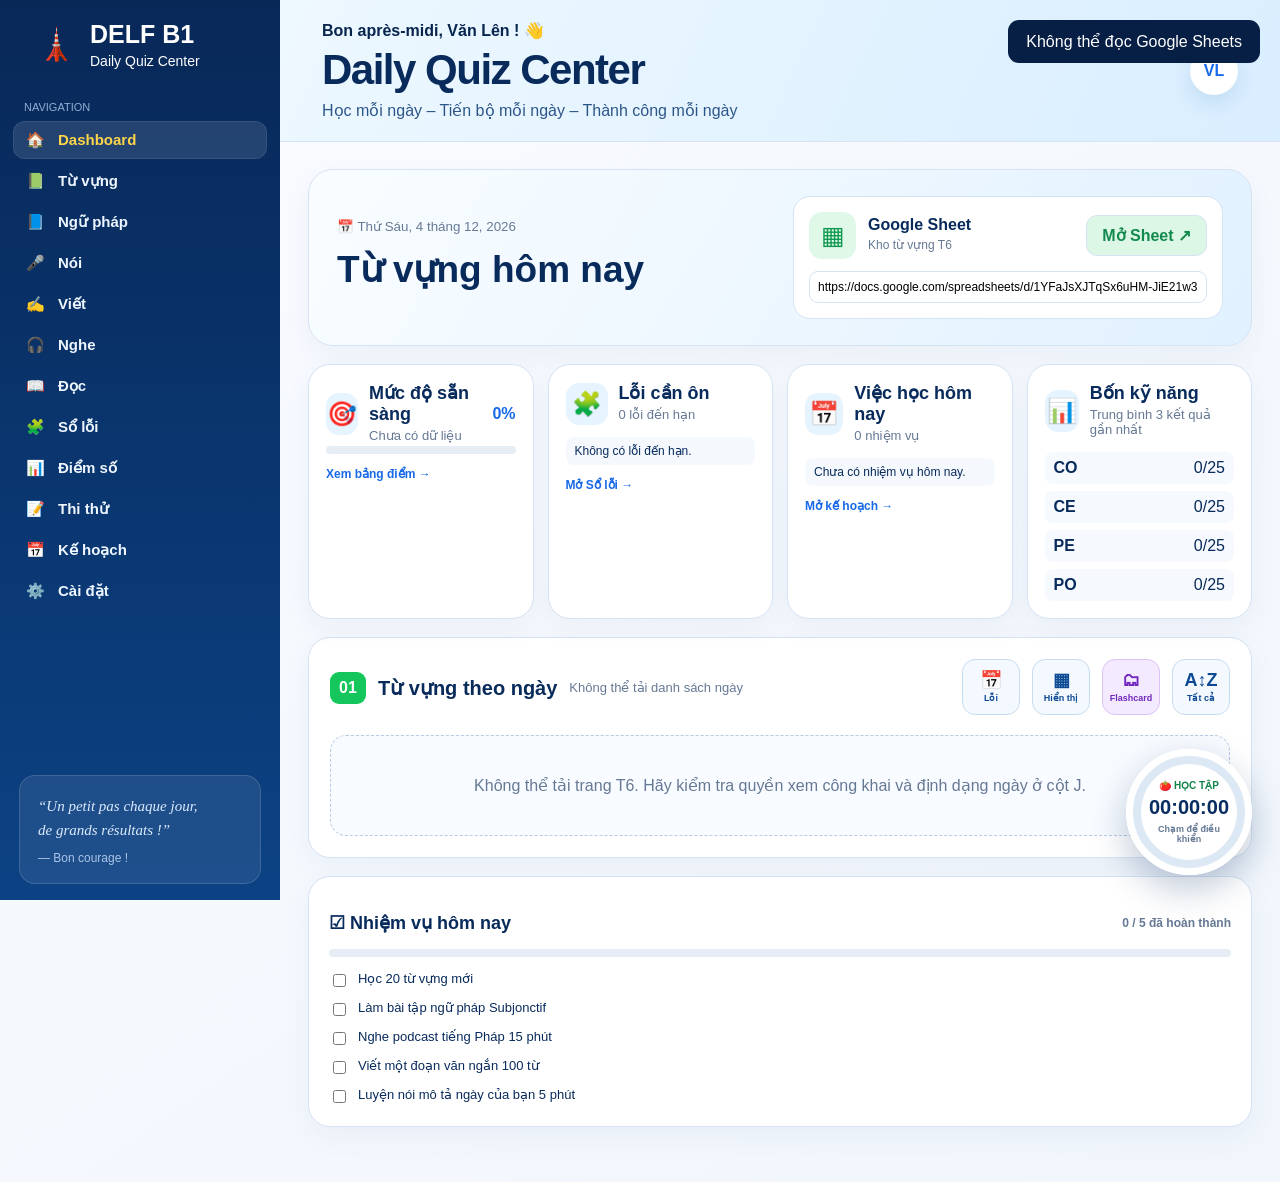
<file: index.html>
<!doctype html>
<html lang="vi">
<head>
  <meta charset="UTF-8">
  <meta name="viewport" content="width=device-width,initial-scale=1">
  <meta name="description" content="Bảng điều khiển tự học tiếng Pháp và luyện DELF B1">
  <title>Mon Français</title>
  <link rel="stylesheet" href="style.css">
</head>
<body>
  <aside class="sidebar" id="sidebar">
    <div class="brand"><span>🗼</span><div><b>DELF B1</b><small>Daily Quiz Center</small></div></div>
    <nav>
      <a class="active" href="index.html">🏠 <span>Dashboard</span></a><a href="vocabulary.html">📗 <span>Từ vựng</span></a>
      <a href="grammar.html">📘 <span>Ngữ pháp</span></a><a href="speaking.html">🎤 <span>Nói</span></a>
      <a href="writing.html">✍️ <span>Viết</span></a><a href="listening.html">🎧 <span>Nghe</span></a>
      <a href="reading.html">📖 <span>Đọc</span></a><a href="errors.html">🧩 <span>Sổ lỗi</span></a>
      <a href="scores.html">📊 <span>Điểm số</span></a><a href="mock-exam.html">📝 <span>Thi thử</span></a>
      <a href="planner.html">📅 <span>Kế hoạch</span></a><a href="settings.html">⚙️ <span>Cài đặt</span></a>
    </nav>
    <blockquote>“Un petit pas chaque jour,<br>de grands résultats !”<small>— Bon courage !</small></blockquote>
  </aside>

  <main id="top">
    <header>
      <button id="menuBtn" class="menu" aria-label="Mở menu">☰</button>
      <div><p class="hello"><span id="greeting">Bonjour</span>, Văn Lên ! 👋</p><h1>Daily Quiz Center</h1><p>Học mỗi ngày – Tiến bộ mỗi ngày – Thành công mỗi ngày</p></div>
      <div class="avatar">VL</div>
    </header>

    <section class="dashboard-banner">
      <div><small>📅 <span id="today"></span></small><h2>Từ vựng hôm nay</h2></div>
      <article class="sheet-card"><div class="sheet-icon">▦</div><div><h2>Google Sheet</h2><p>Kho từ vựng T6</p></div><button id="sheetBtn">Mở Sheet ↗</button><input id="sheetUrl" aria-label="Liên kết Google Sheets" placeholder="Dán liên kết Google Sheets"></article>
    </section>

    <section class="exam-dashboard" id="examDashboard">
      <article class="card readiness-card"><div class="title"><i>🎯</i><div><h2>Mức độ sẵn sàng</h2><p id="readinessText">Chưa có dữ liệu điểm</p></div><b id="readinessPercent">0%</b></div><div class="progress"><span id="readinessBar"></span></div><a href="scores.html">Xem bảng điểm →</a></article>
      <article class="card"><div class="title"><i>🧩</i><div><h2>Lỗi cần ôn</h2><p id="dueErrors">0 lỗi đến hạn</p></div></div><div id="recentErrors" class="compact-list"></div><a href="errors.html">Mở Sổ lỗi →</a></article>
      <article class="card"><div class="title"><i>📅</i><div><h2>Việc học hôm nay</h2><p id="todayPlanCount">0 nhiệm vụ</p></div></div><div id="todayPlan" class="compact-list"></div><a href="planner.html">Mở kế hoạch →</a></article>
      <article class="card"><div class="title"><i>📊</i><div><h2>Bốn kỹ năng</h2><p>Trung bình 3 kết quả gần nhất</p></div></div><div id="dashboardSkills" class="dashboard-skills"></div></article>
    </section>

    <section id="vocabulary" class="block vocab-section">
      <div class="heading vocabulary-heading"><div><span class="section-number">01</span><h2>Từ vựng theo ngày</h2><p id="wordCount">Đang tải các ngày có từ vựng…</p></div><div class="vocab-icon-tools"><input id="vocabDate" type="hidden"><div class="date-menu"><button id="dateMenuBtn" class="tool-icon" title="Chọn ngày học" aria-label="Chọn ngày học" aria-expanded="false">📅<small id="selectedDateLabel">Ngày</small></button><div id="datePickerPanel" class="date-picker-panel" hidden><div><b>Ngày có từ vựng</b><button id="refreshDates" title="Tải lại từ Sheet">↻</button></div><div id="dateOptions" class="date-options"></div></div></div><button id="loadWords" class="tool-icon" title="Hiển thị từ vựng ngày đã chọn" aria-label="Hiển thị từ vựng">▦<small>Hiển thị</small></button><button id="flashcardBtn" class="tool-icon review-button" title="Ôn tối đa 20 Flashcard" aria-label="Ôn Flashcard">🗂<small>Flashcard</small></button><button id="allWordsBtn" class="tool-icon" title="Xem tất cả từ A đến Z" aria-label="Tất cả từ A đến Z">A↕Z<small>Tất cả</small></button></div></div>
      <div class="vocab-grid" id="wordGrid"></div>
    </section>

    <section class="card tasks dashboard-tasks"><div class="task-head"><h2>☑ Nhiệm vụ hôm nay</h2><b id="taskCount"></b></div><div class="progress"><span id="taskBar"></span></div><div id="taskList"></div></section>
  </main>

  <div class="floating-study" id="floatingStudy">
    <section class="timer-popover" id="timerPopover" hidden>
      <button class="timer-close" id="timerClose" aria-label="Đóng đồng hồ">×</button>
      <div class="title"><i>◷</i><div><h2>Thời gian học hôm nay</h2><p>Mục tiêu 120 phút</p></div><b id="studyPercent">0%</b></div>
      <div class="timer-mode"><button id="countUpMode" class="selected">⏱ Đếm thời gian học</button><button id="countDownMode">⌛ Đếm ngược</button></div>
      <div class="countdown-setting" id="countdownSetting" hidden><label>Số phút <input id="countdownMinutes" type="number" min="1" max="480" value="25"></label><button id="applyCountdown">Áp dụng</button></div>
      <div class="progress"><span id="studyBar"></span></div>
      <div class="actions"><button id="startBtn" class="success">▶ Bắt đầu</button><button id="pauseBtn">Ⅱ Tạm dừng</button><button id="resetBtn">↻ Đặt lại</button></div>
    </section>
    <button class="timer-launcher" id="timerLauncher" aria-label="Mở đồng hồ học tập" aria-expanded="false">
      <span>🍅 HỌC TẬP</span><strong id="timer">00:00:00</strong><small>Chạm để điều khiển</small>
    </button>
  </div>

  <dialog id="flashcardDialog" class="flashcard-dialog"><button class="close" data-close="flashcardDialog">×</button><div class="flashcard-head"><div><small>ÔN TỐI ĐA 20 TỪ</small><h2>🗂 Flashcard</h2></div><b id="flashProgress">0 / 0</b></div><button id="flashCard" class="flash-card" aria-label="Lật thẻ"><span id="flashWord">Từ vựng</span><small>Bấm để xem nghĩa</small><div id="flashAnswer" hidden><b id="flashMeaning"></b><p id="flashExample"></p></div></button><div class="mastery-buttons" id="masteryButtons"><button data-level="1">1<br><small>Chưa nhớ</small></button><button data-level="2">2<br><small>Hơi nhớ</small></button><button data-level="3">3<br><small>Đang thuộc</small></button><button data-level="4">4<br><small>Gần thuộc</small></button><button data-level="5">5<br><small>Đã thuộc</small></button></div><div class="flash-actions"><button id="flashSpeak">🔊 Phát âm</button><button id="flashNext" class="primary">Từ tiếp theo →</button></div></dialog>
  <dialog id="allWordsDialog" class="all-words-dialog"><button class="close" data-close="allWordsDialog">×</button><div class="flashcard-head"><div><small>KHO TỪ VỰNG T6</small><h2>A–Z Tất cả từ vựng</h2></div><b id="allWordsCount"></b></div><div id="allWordsList" class="all-words-list"></div></dialog>
  <div id="toast" role="status"></div>
  <script src="script.js"></script><script src="storage.js"></script><script src="dashboard-v4.js"></script>
</body>
</html>
</file>
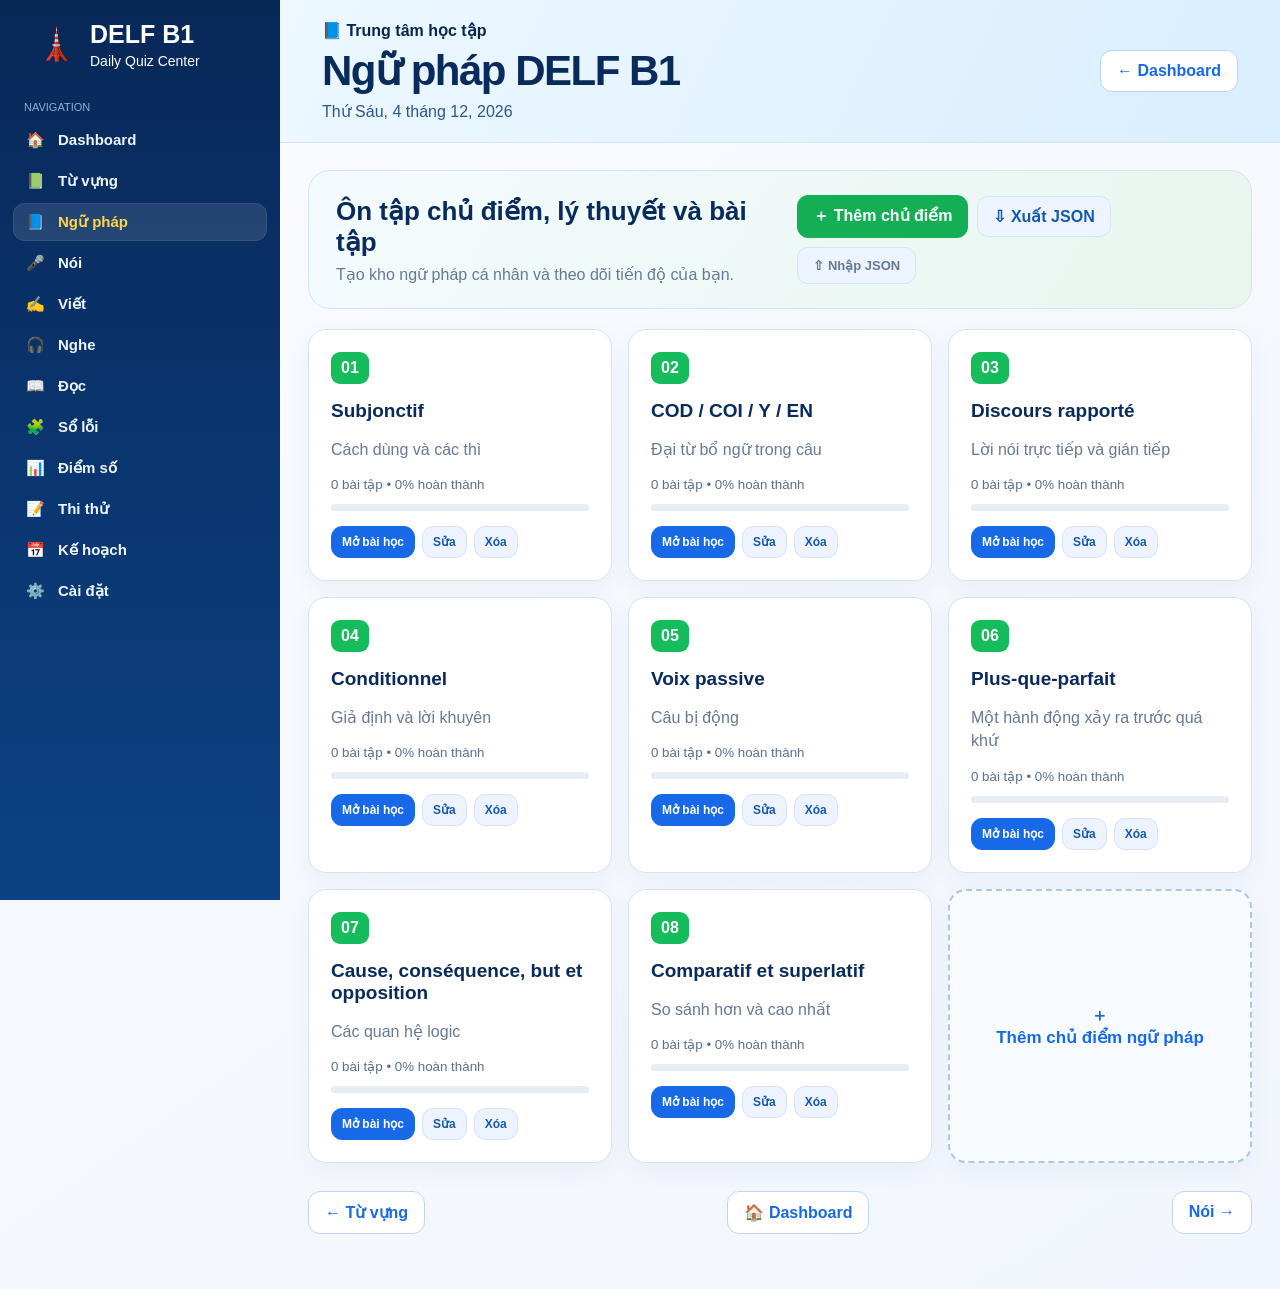
<file: grammar.html>
<!doctype html><html lang="vi"><head><meta charset="UTF-8"><meta name="viewport" content="width=device-width,initial-scale=1"><title>Ngữ pháp • DELF B1</title><link rel="stylesheet" href="style.css"></head><body>
<aside class="sidebar" id="sidebar"><div class="brand"><span>🗼</span><div><b>DELF B1</b><small>Daily Quiz Center</small></div></div><nav><a href="index.html">🏠 <span>Dashboard</span></a><a href="vocabulary.html">📗 <span>Từ vựng</span></a><a class="active" href="grammar.html">📘 <span>Ngữ pháp</span></a><a href="speaking.html">🎤 <span>Nói</span></a><a href="writing.html">✍️ <span>Viết</span></a><a href="listening.html">🎧 <span>Nghe</span></a><a href="reading.html">📖 <span>Đọc</span></a><a href="errors.html">🧩 <span>Sổ lỗi</span></a><a href="scores.html">📊 <span>Điểm số</span></a><a href="mock-exam.html">📝 <span>Thi thử</span></a><a href="planner.html">📅 <span>Kế hoạch</span></a><a href="settings.html">⚙️ <span>Cài đặt</span></a></nav></aside>
<main><header><button id="menuBtn" class="menu" aria-label="Mở menu">☰</button><div><p class="hello">📘 Trung tâm học tập</p><h1>Ngữ pháp DELF B1</h1><p id="pageDate"></p></div><a class="back-link" href="index.html">← Dashboard</a></header>
<section class="page-hero"><div><h2>Ôn tập chủ điểm, lý thuyết và bài tập</h2><p>Tạo kho ngữ pháp cá nhân và theo dõi tiến độ của bạn.</p></div><div class="toolbar"><button id="addGrammar" class="primary">＋ Thêm chủ điểm</button><button id="exportGrammar">⇩ Xuất JSON</button><label class="button-label">⇧ Nhập JSON<input id="importGrammar" type="file" accept="application/json" hidden></label></div></section>
<section id="grammarCards" class="library-grid"></section><section id="grammarDetail" class="detail-panel" hidden></section>
<footer class="page-nav"><a href="vocabulary.html">← Từ vựng</a><a href="index.html">🏠 Dashboard</a><a href="speaking.html">Nói →</a></footer></main>
<dialog id="grammarDialog" class="editor-dialog"><form id="grammarForm" method="dialog"><button type="button" class="close" data-close>×</button><h2 id="grammarFormTitle">Thêm chủ điểm</h2><input id="grammarId" type="hidden"><div class="form-grid"><label>Tên chủ điểm<input id="grammarName" required></label><label>Mô tả<input id="grammarDescription"></label><label class="wide">Lý thuyết<textarea id="grammarTheory" rows="5"></textarea></label><label>Công thức<textarea id="grammarFormula" rows="3"></textarea></label><label>Ví dụ tiếng Pháp<textarea id="grammarExample" rows="3"></textarea></label><label class="wide">Giải thích tiếng Việt<textarea id="grammarExplanation" rows="3"></textarea></label><label>Dạng bài tập<select id="grammarType"><option>Trắc nghiệm</option><option>Điền từ</option><option>Sắp xếp câu</option><option>Viết lại câu</option><option>Đúng / Sai</option><option>Tự luận</option></select></label><label>Bài tập (mỗi dòng một bài)<textarea id="grammarExercises" rows="5"></textarea></label><label>Đáp án (mỗi dòng một đáp án)<textarea id="grammarAnswers" rows="5"></textarea></label><label>Google Sheets<input id="grammarSheet" type="url"></label><label>Google Docs<input id="grammarDoc" type="url"></label><label class="wide">YouTube / tài liệu khác<input id="grammarOther" type="url"></label></div><button class="primary" value="save">Lưu chủ điểm</button></form></dialog><div id="toast"></div><script src="common.js"></script><script src="storage.js"></script><script src="grammar.js"></script></body></html>
</file>
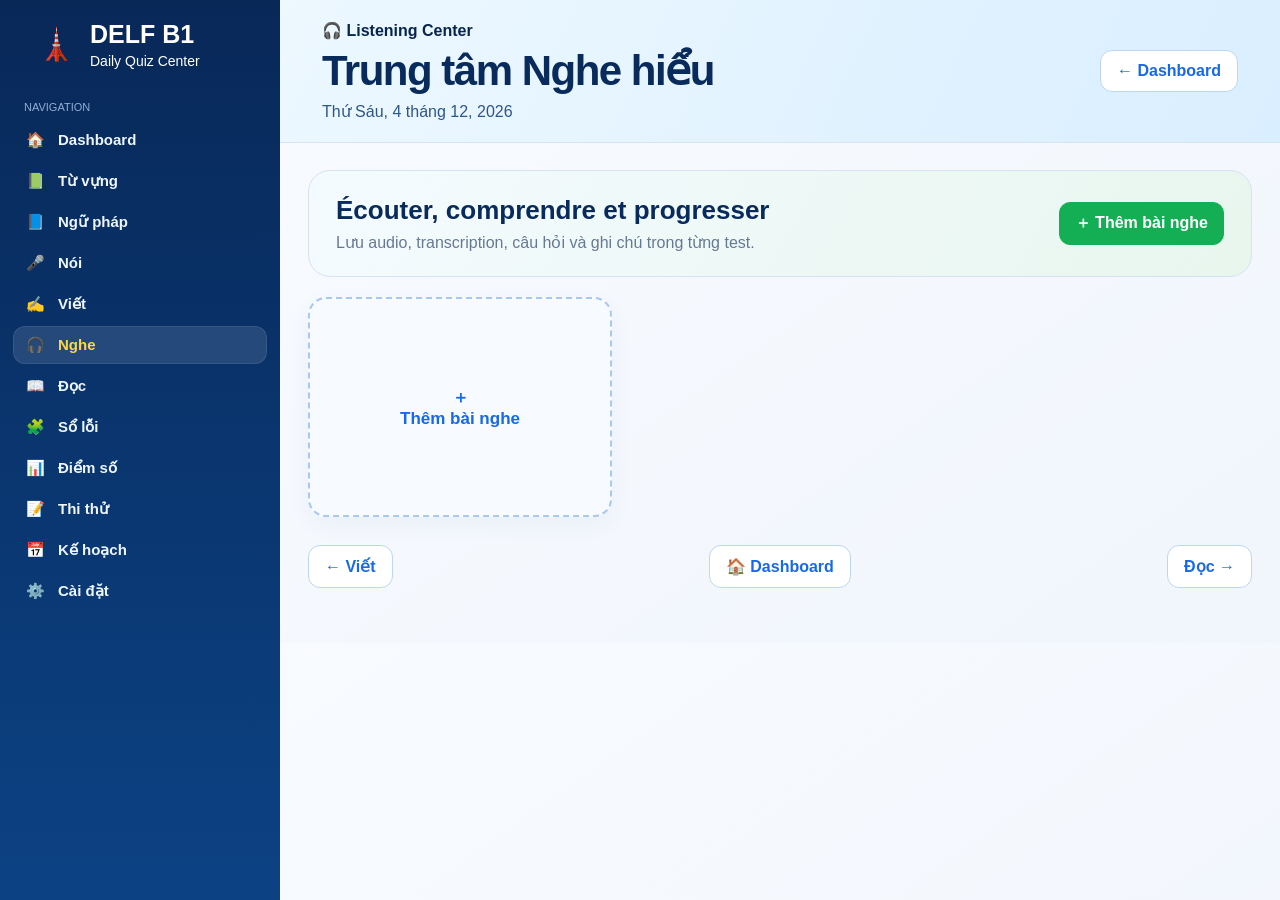
<file: listening.html>
<!doctype html><html lang="vi"><head><meta charset="UTF-8"><meta name="viewport" content="width=device-width,initial-scale=1"><title>Nghe hiểu • DELF B1</title><link rel="stylesheet" href="style.css"></head><body>
<aside class="sidebar" id="sidebar"><div class="brand"><span>🗼</span><div><b>DELF B1</b><small>Daily Quiz Center</small></div></div><nav><a href="index.html">🏠 <span>Dashboard</span></a><a href="vocabulary.html">📗 <span>Từ vựng</span></a><a href="grammar.html">📘 <span>Ngữ pháp</span></a><a href="speaking.html">🎤 <span>Nói</span></a><a href="writing.html">✍️ <span>Viết</span></a><a class="active" href="listening.html">🎧 <span>Nghe</span></a><a href="reading.html">📖 <span>Đọc</span></a><a href="errors.html">🧩 <span>Sổ lỗi</span></a><a href="scores.html">📊 <span>Điểm số</span></a><a href="mock-exam.html">📝 <span>Thi thử</span></a><a href="planner.html">📅 <span>Kế hoạch</span></a><a href="settings.html">⚙️ <span>Cài đặt</span></a></nav></aside>
<main><header><button id="menuBtn" class="menu">☰</button><div><p class="hello">🎧 Listening Center</p><h1>Trung tâm Nghe hiểu</h1><p id="pageDate"></p></div><a class="back-link" href="index.html">← Dashboard</a></header><section class="page-hero"><div><h2>Écouter, comprendre et progresser</h2><p>Lưu audio, transcription, câu hỏi và ghi chú trong từng test.</p></div><button id="addListening" class="primary">＋ Thêm bài nghe</button></section><section id="listeningCards" class="library-grid"></section><article id="listeningDetail" class="detail-panel" hidden></article><footer class="page-nav"><a href="writing.html">← Viết</a><a href="index.html">🏠 Dashboard</a><a href="reading.html">Đọc →</a></footer></main>
<dialog id="listeningDialog" class="editor-dialog"><form id="listeningForm"><button type="button" class="close" data-close>×</button><h2>Thêm hoặc sửa bài nghe</h2><input id="listeningId" type="hidden"><div class="form-grid"><label>Tên bài<input id="listeningTitle" required></label><label>Chủ đề<input id="listeningTopic"></label><label>Trình độ<select id="listeningLevel"><option>A2</option><option selected>B1</option><option>B2</option></select></label><label>Ngày học<input id="listeningDate" type="date"></label><label>Thời lượng<input id="listeningDuration" placeholder="03:25"></label><label>Đường dẫn audio<input id="listeningAudio" type="url" placeholder="https://..."></label><label>YouTube<input id="listeningYoutube" type="url"></label><label>Google Docs / Sheets<input id="listeningResource" type="url"></label><label class="wide">Transcription<textarea id="listeningTranscript" rows="8"></textarea></label><label>Từ vựng (mỗi dòng)<textarea id="listeningVocab" rows="5"></textarea></label><label>Cấu trúc (mỗi dòng)<textarea id="listeningStructures" rows="5"></textarea></label><label>Câu hỏi (mỗi dòng)<textarea id="listeningQuestions" rows="5"></textarea></label><label>Đáp án / giải thích (mỗi dòng)<textarea id="listeningAnswers" rows="5"></textarea></label></div><button class="primary">Lưu bài nghe</button></form></dialog><div id="toast"></div><script src="common.js"></script><script src="storage.js"></script><script src="listening.js"></script></body></html>
</file>
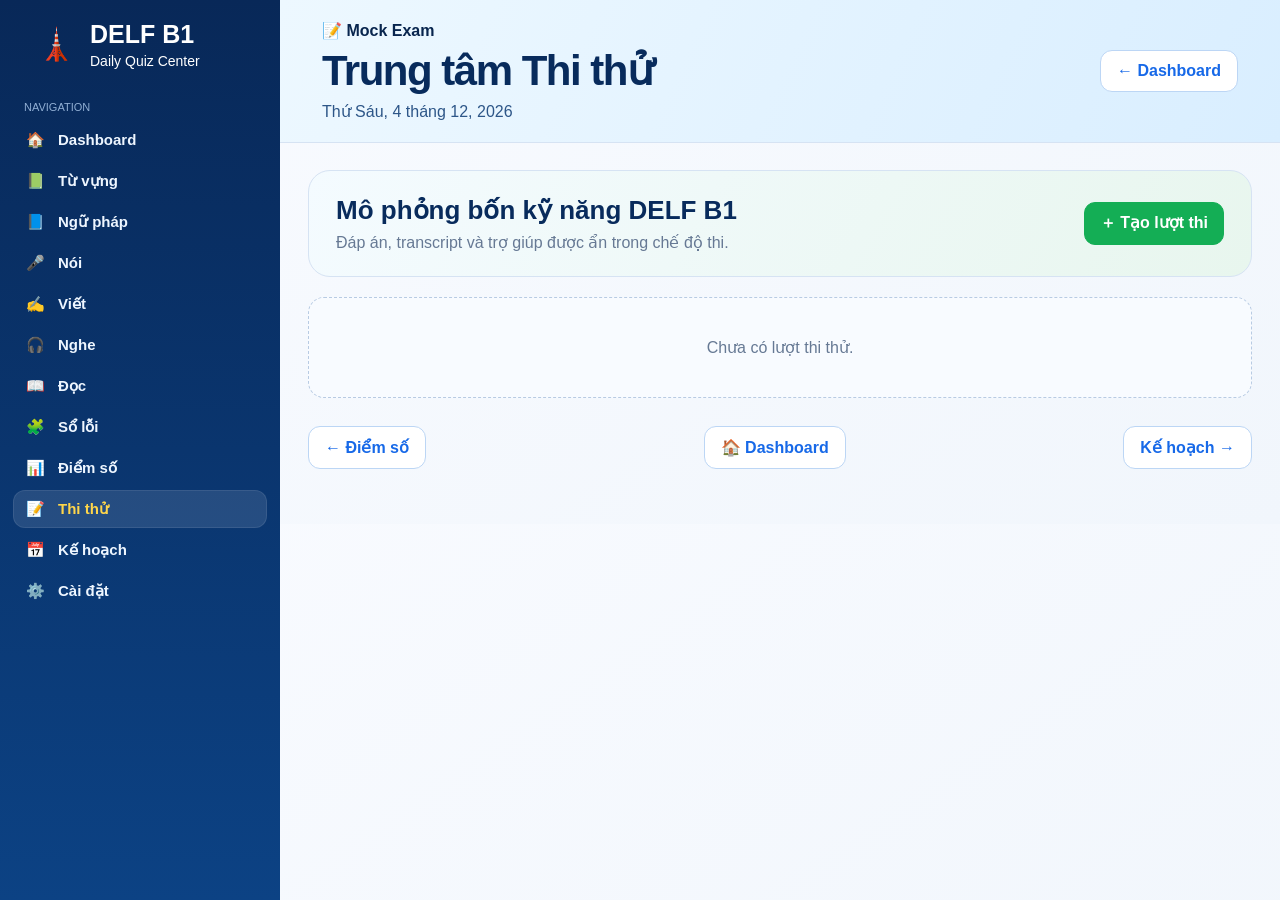
<file: mock-exam.html>
<!doctype html><html lang="vi"><head><meta charset="UTF-8"><meta name="viewport" content="width=device-width,initial-scale=1"><title>Thi thử • DELF B1</title><link rel="stylesheet" href="style.css"></head><body><aside class="sidebar" id="sidebar"><div class="brand"><span>🗼</span><div><b>DELF B1</b><small>Daily Quiz Center</small></div></div><nav><a href="index.html">🏠 <span>Dashboard</span></a><a href="vocabulary.html">📗 <span>Từ vựng</span></a><a href="grammar.html">📘 <span>Ngữ pháp</span></a><a href="speaking.html">🎤 <span>Nói</span></a><a href="writing.html">✍️ <span>Viết</span></a><a href="listening.html">🎧 <span>Nghe</span></a><a href="reading.html">📖 <span>Đọc</span></a><a href="errors.html">🧩 <span>Sổ lỗi</span></a><a href="scores.html">📊 <span>Điểm số</span></a><a class="active" href="mock-exam.html">📝 <span>Thi thử</span></a><a href="planner.html">📅 <span>Kế hoạch</span></a><a href="settings.html">⚙️ <span>Cài đặt</span></a></nav></aside><main><header><button id="menuBtn" class="menu">☰</button><div><p class="hello">📝 Mock Exam</p><h1>Trung tâm Thi thử</h1><p id="pageDate"></p></div><a class="back-link" href="index.html">← Dashboard</a></header><section class="page-hero"><div><h2>Mô phỏng bốn kỹ năng DELF B1</h2><p>Đáp án, transcript và trợ giúp được ẩn trong chế độ thi.</p></div><button id="createExam" class="primary">＋ Tạo lượt thi</button></section><section id="examHistory" class="library-grid"></section><article id="examWorkspace" class="detail-panel" hidden><button id="closeExam" class="detail-close">×</button><div class="exam-top"><div><small>THỜI GIAN CÒN LẠI</small><strong id="examTimer">01:55:00</strong></div><div><button id="startExam" class="primary">▶ Bắt đầu</button><button id="pauseExam">Ⅱ Tạm dừng</button></div></div><nav class="exam-tabs" id="examTabs"><button data-section="CO" class="active">CO</button><button data-section="CE">CE</button><button data-section="PE">PE</button><button data-section="PO">PO</button></nav><section id="examSection"></section><div class="submit-zone"><button id="saveExam">Lưu bài làm</button><button id="submitExam" class="primary">Nộp bài</button></div></article><footer class="page-nav"><a href="scores.html">← Điểm số</a><a href="index.html">🏠 Dashboard</a><a href="planner.html">Kế hoạch →</a></footer></main><dialog id="examDialog" class="editor-dialog"><form id="examForm"><button type="button" class="close" data-close>×</button><h2>Tạo lượt thi thử</h2><div class="form-grid"><label>Tên đề<input id="examName" required></label><label>Ngày thi<input id="examDate" type="date" required></label><label>Thời gian (phút)<input id="examMinutes" type="number" min="10" max="240" value="115"></label><label>Loại<select id="examKind"><option>Thi thử đầy đủ</option><option>Luyện từng phần</option></select></label><label class="wide">Ghi chú / nguồn đề<textarea id="examNotes" rows="4"></textarea></label></div><button class="primary">Tạo lượt thi</button></form></dialog><div id="toast"></div><script src="common.js"></script><script src="storage.js"></script><script src="mock-exam.js"></script></body></html>
</file>
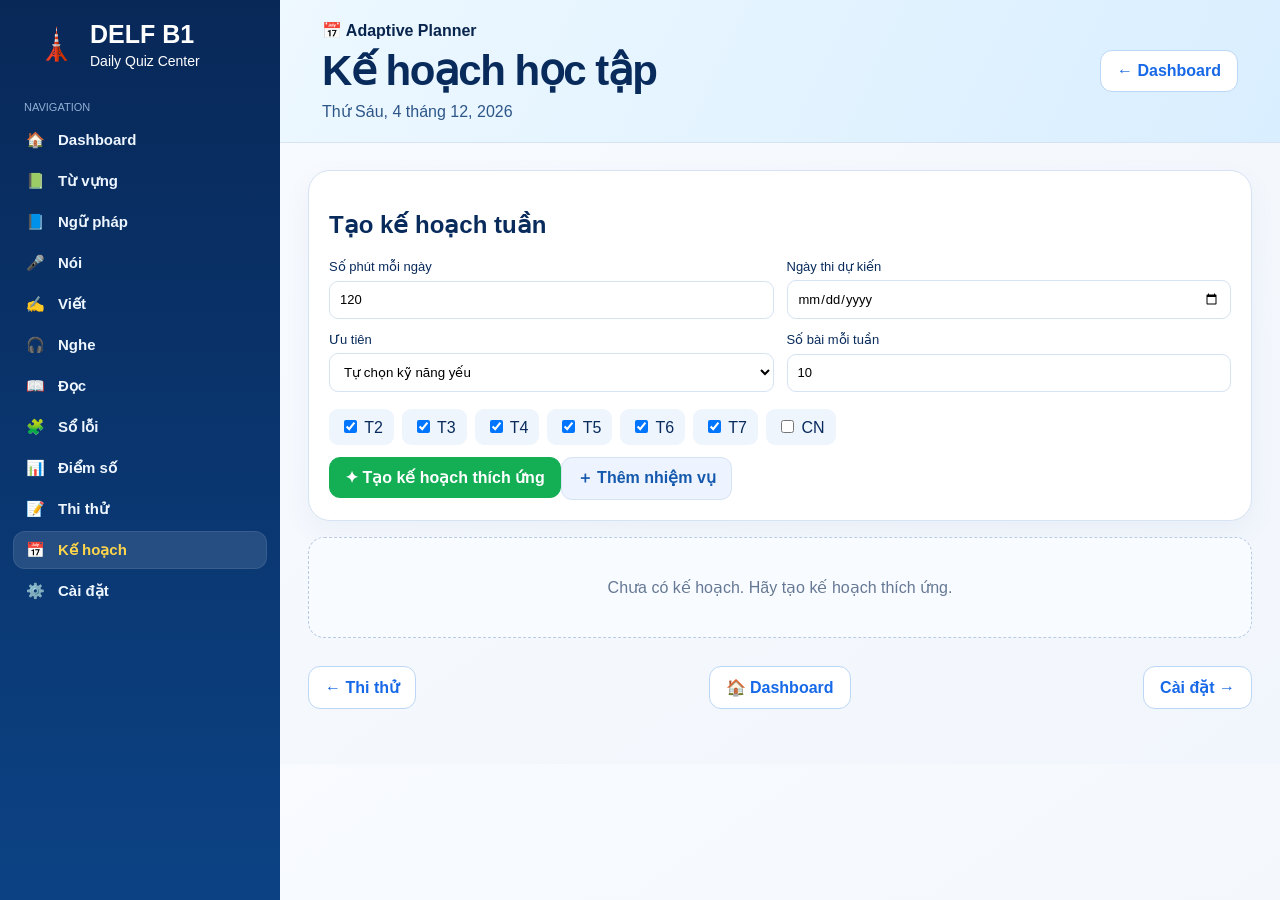
<file: planner.html>
<!doctype html><html lang="vi"><head><meta charset="UTF-8"><meta name="viewport" content="width=device-width,initial-scale=1"><title>Kế hoạch • DELF B1</title><link rel="stylesheet" href="style.css"></head><body><aside class="sidebar" id="sidebar"><div class="brand"><span>🗼</span><div><b>DELF B1</b><small>Daily Quiz Center</small></div></div><nav><a href="index.html">🏠 <span>Dashboard</span></a><a href="vocabulary.html">📗 <span>Từ vựng</span></a><a href="grammar.html">📘 <span>Ngữ pháp</span></a><a href="speaking.html">🎤 <span>Nói</span></a><a href="writing.html">✍️ <span>Viết</span></a><a href="listening.html">🎧 <span>Nghe</span></a><a href="reading.html">📖 <span>Đọc</span></a><a href="errors.html">🧩 <span>Sổ lỗi</span></a><a href="scores.html">📊 <span>Điểm số</span></a><a href="mock-exam.html">📝 <span>Thi thử</span></a><a class="active" href="planner.html">📅 <span>Kế hoạch</span></a><a href="settings.html">⚙️ <span>Cài đặt</span></a></nav></aside><main><header><button id="menuBtn" class="menu">☰</button><div><p class="hello">📅 Adaptive Planner</p><h1>Kế hoạch học tập</h1><p id="pageDate"></p></div><a class="back-link" href="index.html">← Dashboard</a></header><section class="planner-setup card"><h2>Tạo kế hoạch tuần</h2><div class="form-grid"><label>Số phút mỗi ngày<input id="dailyMinutes" type="number" min="15" max="480" value="120"></label><label>Ngày thi dự kiến<input id="examTarget" type="date"></label><label>Ưu tiên<select id="prioritySkill"><option value="auto">Tự chọn kỹ năng yếu</option><option>CO</option><option>CE</option><option>PE</option><option>PO</option></select></label><label>Số bài mỗi tuần<input id="weeklyItems" type="number" min="3" max="30" value="10"></label></div><div class="weekday-picker" id="weekdays"><label><input type="checkbox" value="1" checked> T2</label><label><input type="checkbox" value="2" checked> T3</label><label><input type="checkbox" value="3" checked> T4</label><label><input type="checkbox" value="4" checked> T5</label><label><input type="checkbox" value="5" checked> T6</label><label><input type="checkbox" value="6" checked> T7</label><label><input type="checkbox" value="0"> CN</label></div><button id="generatePlan" class="primary">✦ Tạo kế hoạch thích ứng</button><button id="addPlanTask">＋ Thêm nhiệm vụ</button></section><section id="planBoard" class="plan-board"></section><footer class="page-nav"><a href="mock-exam.html">← Thi thử</a><a href="index.html">🏠 Dashboard</a><a href="settings.html">Cài đặt →</a></footer></main><dialog id="planDialog" class="editor-dialog"><form id="planForm"><button type="button" class="close" data-close>×</button><h2>Thêm nhiệm vụ</h2><div class="form-grid"><label>Ngày<input id="planDate" type="date" required></label><label>Kỹ năng<select id="planSkill"><option>Từ vựng</option><option>Ngữ pháp</option><option>CO</option><option>CE</option><option>PE</option><option>PO</option><option>Thi thử</option><option>Ôn lỗi</option></select></label><label class="wide">Nhiệm vụ<input id="planTitle" required></label><label>Thời lượng (phút)<input id="planMinutes" type="number" min="5" value="30"></label></div><button class="primary">Lưu nhiệm vụ</button></form></dialog><div id="toast"></div><script src="common.js"></script><script src="storage.js"></script><script src="planner.js"></script></body></html>
</file>
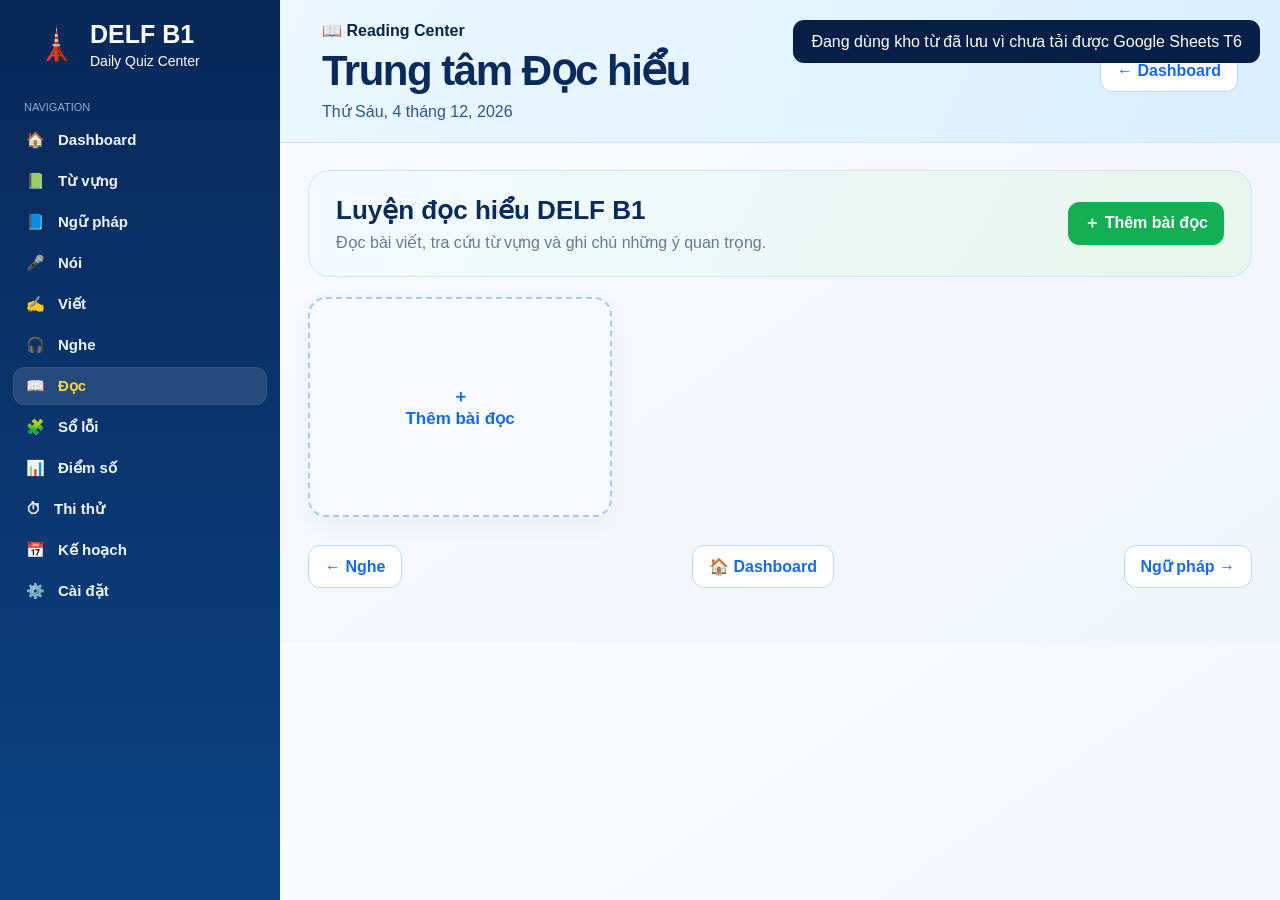
<file: reading.html>
<!doctype html><html lang="vi"><head><meta charset="UTF-8"><meta name="viewport" content="width=device-width,initial-scale=1"><meta name="theme-color" content="#0b3268"><title>Đọc hiểu • DELF B1</title><link rel="stylesheet" href="style.css"></head><body class="reading-page">
<aside class="sidebar" id="sidebar"><div class="brand"><span>🗼</span><div><b>DELF B1</b><small>Daily Quiz Center</small></div></div><nav aria-label="Điều hướng chính"><a href="index.html">🏠 <span>Dashboard</span></a><a href="vocabulary.html">📗 <span>Từ vựng</span></a><a href="grammar.html">📘 <span>Ngữ pháp</span></a><a href="speaking.html">🎤 <span>Nói</span></a><a href="writing.html">✍️ <span>Viết</span></a><a href="listening.html">🎧 <span>Nghe</span></a><a class="active" href="reading.html" aria-current="page">📖 <span>Đọc</span></a><a href="errors.html">🧩 <span>Sổ lỗi</span></a><a href="scores.html">📊 <span>Điểm số</span></a><a href="mock-exam.html">⏱ <span>Thi thử</span></a><a href="planner.html">📅 <span>Kế hoạch</span></a><a href="settings.html">⚙️ <span>Cài đặt</span></a></nav></aside>
<main><header class="reading-topbar"><button id="menuBtn" class="menu" aria-label="Mở menu">☰</button><div><p class="hello">📖 Reading Center</p><h1>Trung tâm Đọc hiểu</h1><p id="pageDate"></p></div><a class="back-link" href="index.html">← Dashboard</a></header>
<section id="readingLibrary"><section class="page-hero"><div><h2>Luyện đọc hiểu DELF B1</h2><p>Đọc bài viết, tra cứu từ vựng và ghi chú những ý quan trọng.</p></div><button id="addReading" class="primary">＋ Thêm bài đọc</button></section><section id="readingCards" class="library-grid" aria-live="polite"></section></section>
<section id="readingWorkspace" class="reading-workspace" hidden><div class="reading-breadcrumb"><button id="backToLibrary">← Kho bài đọc</button><span id="readingBreadcrumb">Đọc › Chủ đề › Tên bài đọc</span></div><section class="reading-study-head"><div><p class="eyebrow">COMPRÉHENSION DES ÉCRITS</p><h2>Luyện đọc hiểu</h2><p>Đọc bài viết, tra cứu từ vựng và ghi chú những ý quan trọng.</p></div><div class="reading-head-metrics"><span id="workspaceLevel" class="level-badge">B1</span><div><small>Thời gian đọc</small><strong id="readingTimer">00:00</strong><span id="estimatedTime">/ 06:00</span></div><div class="timer-mini-actions"><button id="timerToggle" aria-label="Bắt đầu hoặc tạm dừng đồng hồ">▶</button><button id="timerReset" aria-label="Đặt lại đồng hồ">↻</button></div></div><div class="reading-progress"><span>Tiến độ bài đọc</span><div><i id="readingProgressBar"></i></div><b id="readingProgressText">0%</b></div></section>
<div class="reading-layout"><article id="readingArticle" class="reading-article-card"></article><aside id="readingNotes" class="reading-notes-panel"><div class="notes-title"><div><small>BẢNG GHI CHÚ CỦA BẠN</small><h2>📝 Notes / Noter</h2></div><span id="noteSaveState">Đã lưu</span></div><div class="notes-tabs" role="tablist"><button class="active" data-note-tab="notes" role="tab">Ghi chú</button><button data-note-tab="vocabulary" role="tab">Từ vựng</button><button data-note-tab="structures" role="tab">Cấu trúc</button></div>
<section id="notesTab" class="note-tab-panel"><div class="note-toolbar" aria-label="Định dạng ghi chú"><button data-command="bold" aria-label="In đậm"><b>B</b></button><button data-command="italic" aria-label="In nghiêng"><i>I</i></button><button data-command="insertUnorderedList" aria-label="Danh sách gạch đầu dòng">• Danh sách</button><button data-command="insertOrderedList" aria-label="Danh sách đánh số">1. Danh sách</button><button data-command="hiliteColor" data-value="#fff1a8" aria-label="Tô màu">🖍</button></div><div id="noteEditor" class="note-editor" contenteditable="true" role="textbox" aria-multiline="true" data-placeholder="Ghi lại ý chính, từ mới hoặc nhận xét của bạn…"></div><div class="note-actions"><button id="saveNote" class="primary">💾 Lưu ghi chú</button><button id="importantNote">☆ Đánh dấu quan trọng</button><button id="exportNote">⬇ Xuất .md</button></div></section>
<section id="vocabularyTab" class="note-tab-panel" hidden><div id="savedVocabulary" class="saved-learning-list"></div></section><section id="structuresTab" class="note-tab-panel" hidden><form id="structureForm" class="inline-learning-form"><input id="structureText" placeholder="Cấu trúc tiếng Pháp" required><input id="structureMeaning" placeholder="Cách dùng / ý nghĩa"><input id="structureExample" placeholder="Ví dụ trong bài"><button class="primary">＋ Thêm</button></form><div id="savedStructures" class="saved-learning-list"></div></section>
<section class="summary-card"><h3>💡 Ý chính của bài</h3><textarea id="readingSummary" rows="5" placeholder="Viết tóm tắt bằng từ của bạn (50–80 từ)…"></textarea><div><small id="summaryCount">0 từ</small><button id="summaryGuide">Gợi ý cách tóm tắt</button></div></section><section class="tag-card"><h3>🏷 Thẻ chủ đề</h3><div id="readingTags" class="tag-list"></div><form id="tagForm"><input id="tagInput" placeholder="Thêm thẻ"><button aria-label="Thêm thẻ">＋</button></form></section></aside></div></section>
<footer class="page-nav"><a href="listening.html">← Nghe</a><a href="index.html">🏠 Dashboard</a><a href="grammar.html">Ngữ pháp →</a></footer></main>
<dialog id="readingDialog" class="editor-dialog"><form id="readingForm"><button type="button" class="close" data-close aria-label="Đóng">×</button><h2>Thêm hoặc sửa bài đọc</h2><input id="readingId" type="hidden"><div class="form-grid"><label>Tên bài<input id="readingTitle" required></label><label>Chủ đề<input id="readingTopic"></label><label>Trình độ<select id="readingLevel"><option>A2</option><option selected>B1</option><option>B2</option></select></label><label>Ngày học<input id="readingDate" type="date"></label><label>Thời gian dự kiến (phút)<input id="readingMinutes" type="number" min="1" max="120" value="6"></label><label class="wide">Nội dung bài đọc<textarea id="readingContent" rows="12" required></textarea></label><label>Nguồn<input id="readingSource"></label><label>Liên kết tài liệu<input id="readingLink" type="url"></label><label>Câu hỏi (mỗi dòng; Câu hỏi|loại|A;B;C)<textarea id="readingQuestions" rows="5"></textarea></label><label>Đáp án (mỗi dòng)<textarea id="readingAnswers" rows="5"></textarea></label><label>Giải thích (mỗi dòng)<textarea id="readingExplanations" rows="5"></textarea></label><label>Thẻ chủ đề (cách nhau bằng dấu phẩy)<input id="readingTagInput"></label><label class="wide">Ghi chú ban đầu<textarea id="readingInitialNotes" rows="4"></textarea></label></div><button class="primary">Lưu bài đọc</button></form></dialog>
<div id="vocabPopup" class="vocab-popup advanced" hidden></div><button id="mobileNotesButton" class="mobile-notes-button" aria-label="Mở ghi chú" hidden>📝</button><div id="toast" role="status"></div><script src="common.js"></script><script src="storage.js"></script><script src="reading.js"></script></body></html>
</file>
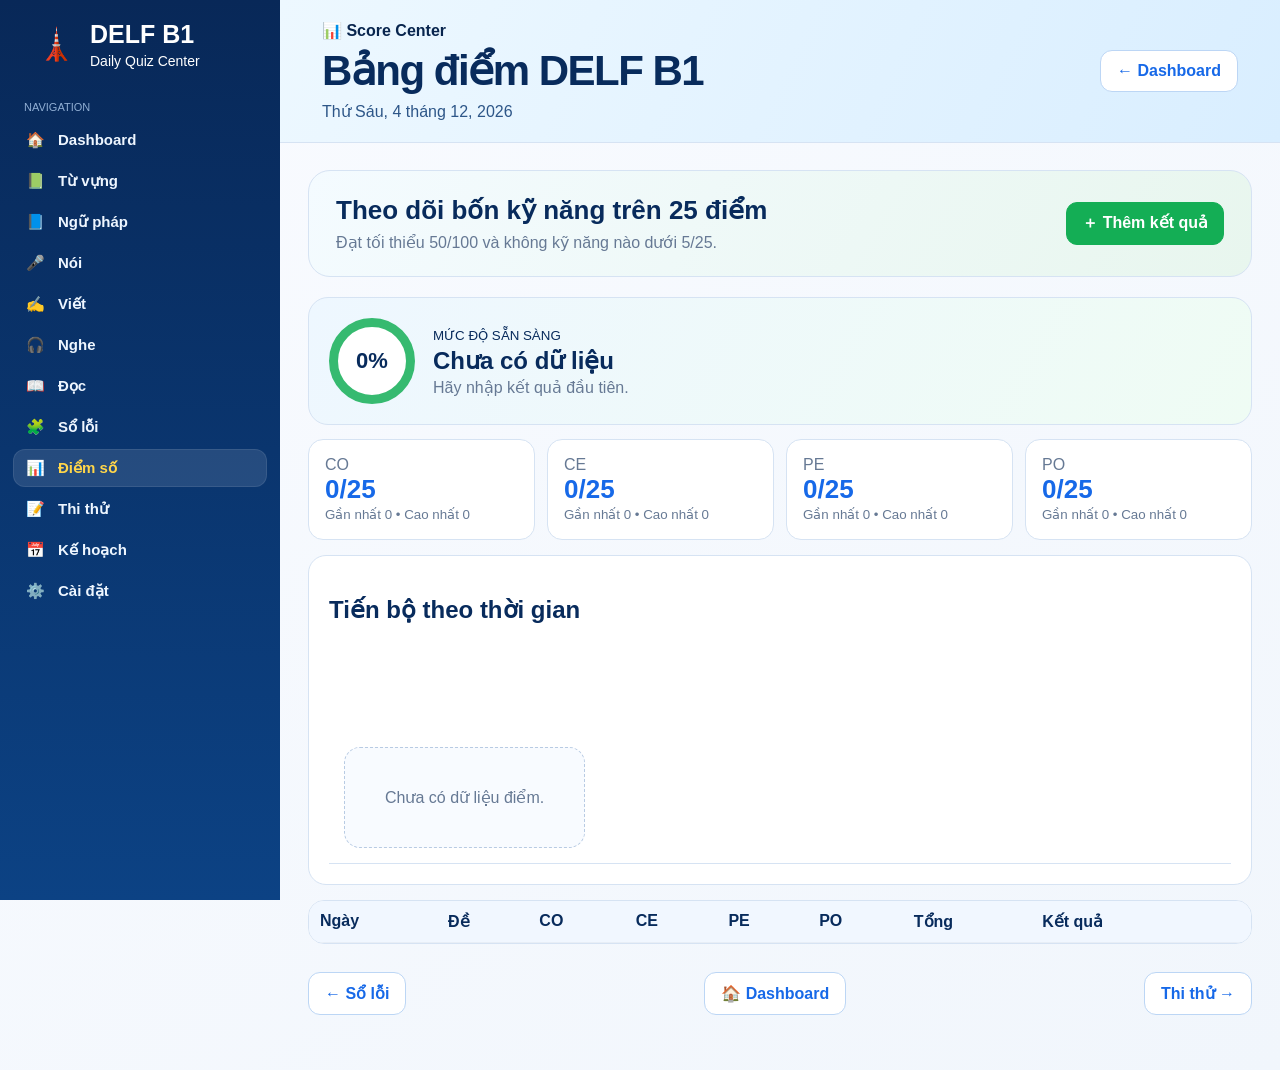
<file: scores.html>
<!doctype html><html lang="vi"><head><meta charset="UTF-8"><meta name="viewport" content="width=device-width,initial-scale=1"><title>Điểm số • DELF B1</title><link rel="stylesheet" href="style.css"></head><body><aside class="sidebar" id="sidebar"><div class="brand"><span>🗼</span><div><b>DELF B1</b><small>Daily Quiz Center</small></div></div><nav><a href="index.html">🏠 <span>Dashboard</span></a><a href="vocabulary.html">📗 <span>Từ vựng</span></a><a href="grammar.html">📘 <span>Ngữ pháp</span></a><a href="speaking.html">🎤 <span>Nói</span></a><a href="writing.html">✍️ <span>Viết</span></a><a href="listening.html">🎧 <span>Nghe</span></a><a href="reading.html">📖 <span>Đọc</span></a><a href="errors.html">🧩 <span>Sổ lỗi</span></a><a class="active" href="scores.html">📊 <span>Điểm số</span></a><a href="mock-exam.html">📝 <span>Thi thử</span></a><a href="planner.html">📅 <span>Kế hoạch</span></a><a href="settings.html">⚙️ <span>Cài đặt</span></a></nav></aside><main><header><button id="menuBtn" class="menu">☰</button><div><p class="hello">📊 Score Center</p><h1>Bảng điểm DELF B1</h1><p id="pageDate"></p></div><a class="back-link" href="index.html">← Dashboard</a></header><section class="page-hero"><div><h2>Theo dõi bốn kỹ năng trên 25 điểm</h2><p>Đạt tối thiểu 50/100 và không kỹ năng nào dưới 5/25.</p></div><button id="addScore" class="primary">＋ Thêm kết quả</button></section><section id="readinessPanel" class="readiness-panel"></section><section id="skillMetrics" class="stats-row"></section><section class="chart-card"><h2>Tiến bộ theo thời gian</h2><div id="scoreChart" class="score-chart"></div></section><section id="scoreTable" class="table-wrap"></section><footer class="page-nav"><a href="errors.html">← Sổ lỗi</a><a href="index.html">🏠 Dashboard</a><a href="mock-exam.html">Thi thử →</a></footer></main><dialog id="scoreDialog" class="editor-dialog"><form id="scoreForm"><button type="button" class="close" data-close>×</button><h2>Thêm kết quả DELF B1</h2><input id="scoreId" type="hidden"><div class="form-grid"><label>Tên đề<input id="scoreName" required></label><label>Ngày làm<input id="scoreDate" type="date" required></label><label>Loại<select id="scoreKind"><option>Luyện tập</option><option>Thi thử</option></select></label><label>Thời gian hoàn thành<input id="scoreDuration" placeholder="1 giờ 55 phút"></label><label>CO /25<input id="scoreCO" type="number" min="0" max="25" step="0.5" required></label><label>CE /25<input id="scoreCE" type="number" min="0" max="25" step="0.5" required></label><label>PE /25<input id="scorePE" type="number" min="0" max="25" step="0.5" required></label><label>PO /25<input id="scorePO" type="number" min="0" max="25" step="0.5" required></label><label class="wide">Ghi chú<textarea id="scoreNotes" rows="4"></textarea></label></div><button class="primary">Lưu kết quả</button></form></dialog><div id="toast"></div><script src="common.js"></script><script src="storage.js"></script><script src="scores.js"></script></body></html>
</file>
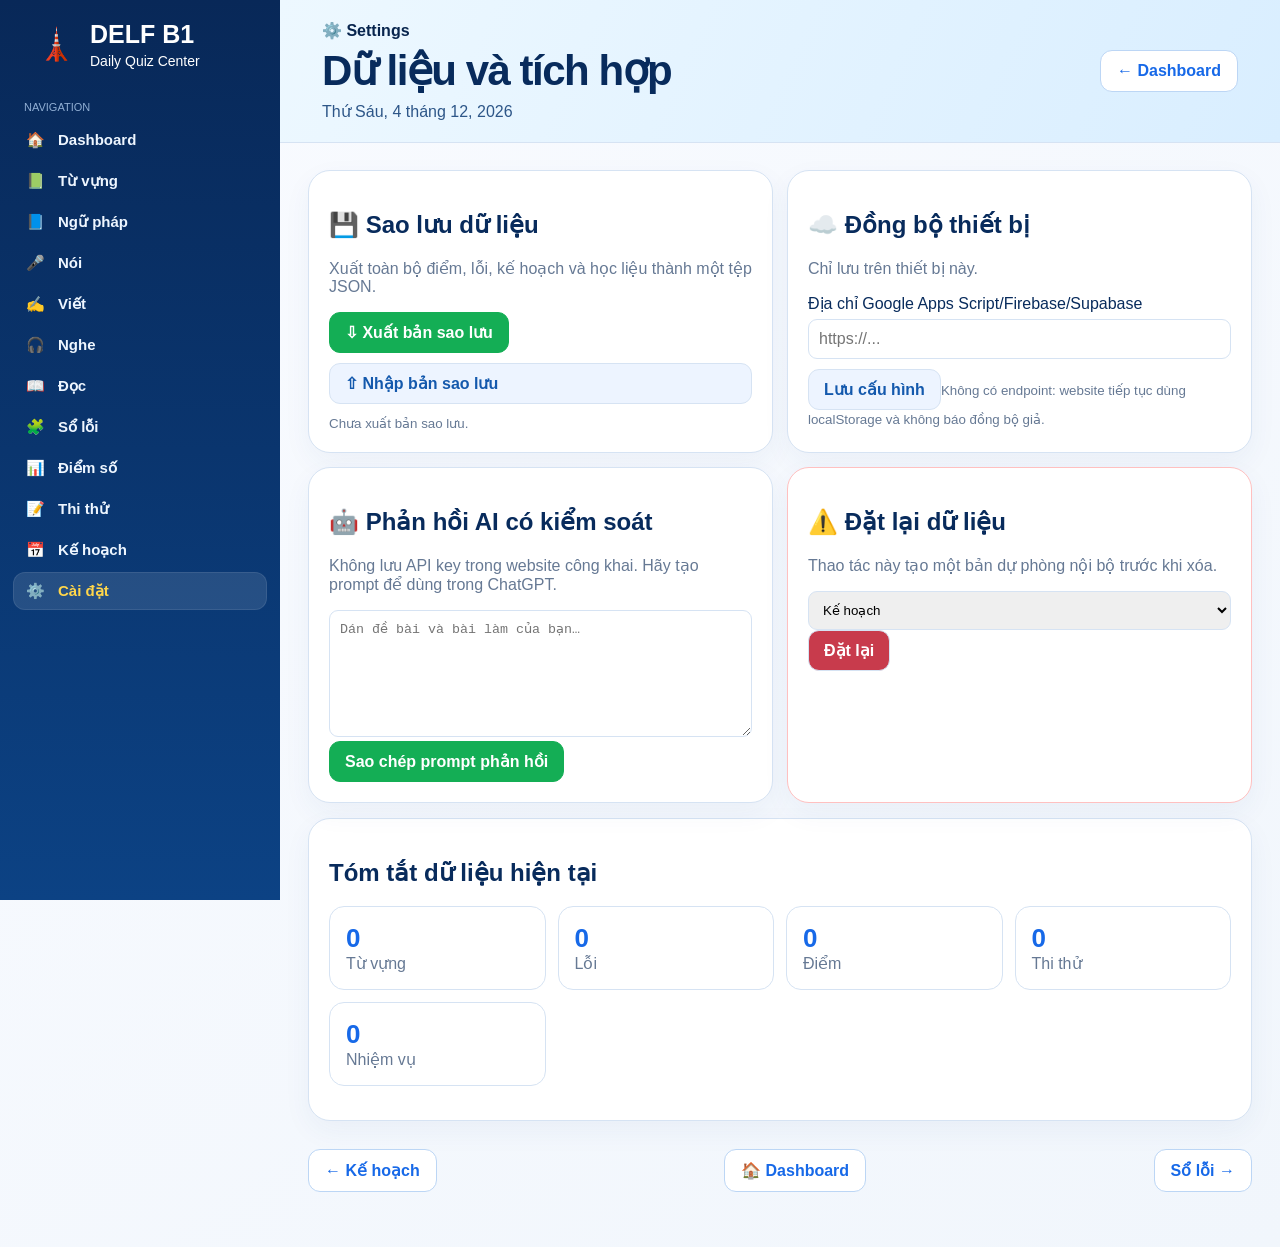
<file: settings.html>
<!doctype html><html lang="vi"><head><meta charset="UTF-8"><meta name="viewport" content="width=device-width,initial-scale=1"><title>Cài đặt • DELF B1</title><link rel="stylesheet" href="style.css"></head><body><aside class="sidebar" id="sidebar"><div class="brand"><span>🗼</span><div><b>DELF B1</b><small>Daily Quiz Center</small></div></div><nav><a href="index.html">🏠 <span>Dashboard</span></a><a href="vocabulary.html">📗 <span>Từ vựng</span></a><a href="grammar.html">📘 <span>Ngữ pháp</span></a><a href="speaking.html">🎤 <span>Nói</span></a><a href="writing.html">✍️ <span>Viết</span></a><a href="listening.html">🎧 <span>Nghe</span></a><a href="reading.html">📖 <span>Đọc</span></a><a href="errors.html">🧩 <span>Sổ lỗi</span></a><a href="scores.html">📊 <span>Điểm số</span></a><a href="mock-exam.html">📝 <span>Thi thử</span></a><a href="planner.html">📅 <span>Kế hoạch</span></a><a class="active" href="settings.html">⚙️ <span>Cài đặt</span></a></nav></aside><main><header><button id="menuBtn" class="menu">☰</button><div><p class="hello">⚙️ Settings</p><h1>Dữ liệu và tích hợp</h1><p id="pageDate"></p></div><a class="back-link" href="index.html">← Dashboard</a></header><section class="settings-grid"><article class="card setting-card"><h2>💾 Sao lưu dữ liệu</h2><p>Xuất toàn bộ điểm, lỗi, kế hoạch và học liệu thành một tệp JSON.</p><button id="exportAll" class="primary">⇩ Xuất bản sao lưu</button><label class="button-label">⇧ Nhập bản sao lưu<input id="importAll" type="file" accept="application/json" hidden></label><small id="lastBackup"></small></article><article class="card setting-card"><h2>☁️ Đồng bộ thiết bị</h2><p id="syncState">Chỉ lưu trên thiết bị này.</p><label>Địa chỉ Google Apps Script/Firebase/Supabase<input id="syncEndpoint" type="url" placeholder="https://..."></label><button id="saveSync">Lưu cấu hình</button><small>Không có endpoint: website tiếp tục dùng localStorage và không báo đồng bộ giả.</small></article><article class="card setting-card"><h2>🤖 Phản hồi AI có kiểm soát</h2><p>Không lưu API key trong website công khai. Hãy tạo prompt để dùng trong ChatGPT.</p><textarea id="aiWork" rows="7" placeholder="Dán đề bài và bài làm của bạn…"></textarea><button id="copyPrompt" class="primary">Sao chép prompt phản hồi</button></article><article class="card setting-card danger-card"><h2>⚠️ Đặt lại dữ liệu</h2><p>Thao tác này tạo một bản dự phòng nội bộ trước khi xóa.</p><select id="resetTarget"><option value="plans">Kế hoạch</option><option value="scores">Điểm số</option><option value="errors">Sổ lỗi</option><option value="all">Toàn bộ dữ liệu</option></select><button id="resetData">Đặt lại</button></article></section><section class="card data-summary"><h2>Tóm tắt dữ liệu hiện tại</h2><div id="dataSummary" class="stats-row"></div></section><footer class="page-nav"><a href="planner.html">← Kế hoạch</a><a href="index.html">🏠 Dashboard</a><a href="errors.html">Sổ lỗi →</a></footer></main><div id="toast"></div><script src="common.js"></script><script src="storage.js"></script><script src="settings.js"></script></body></html>
</file>
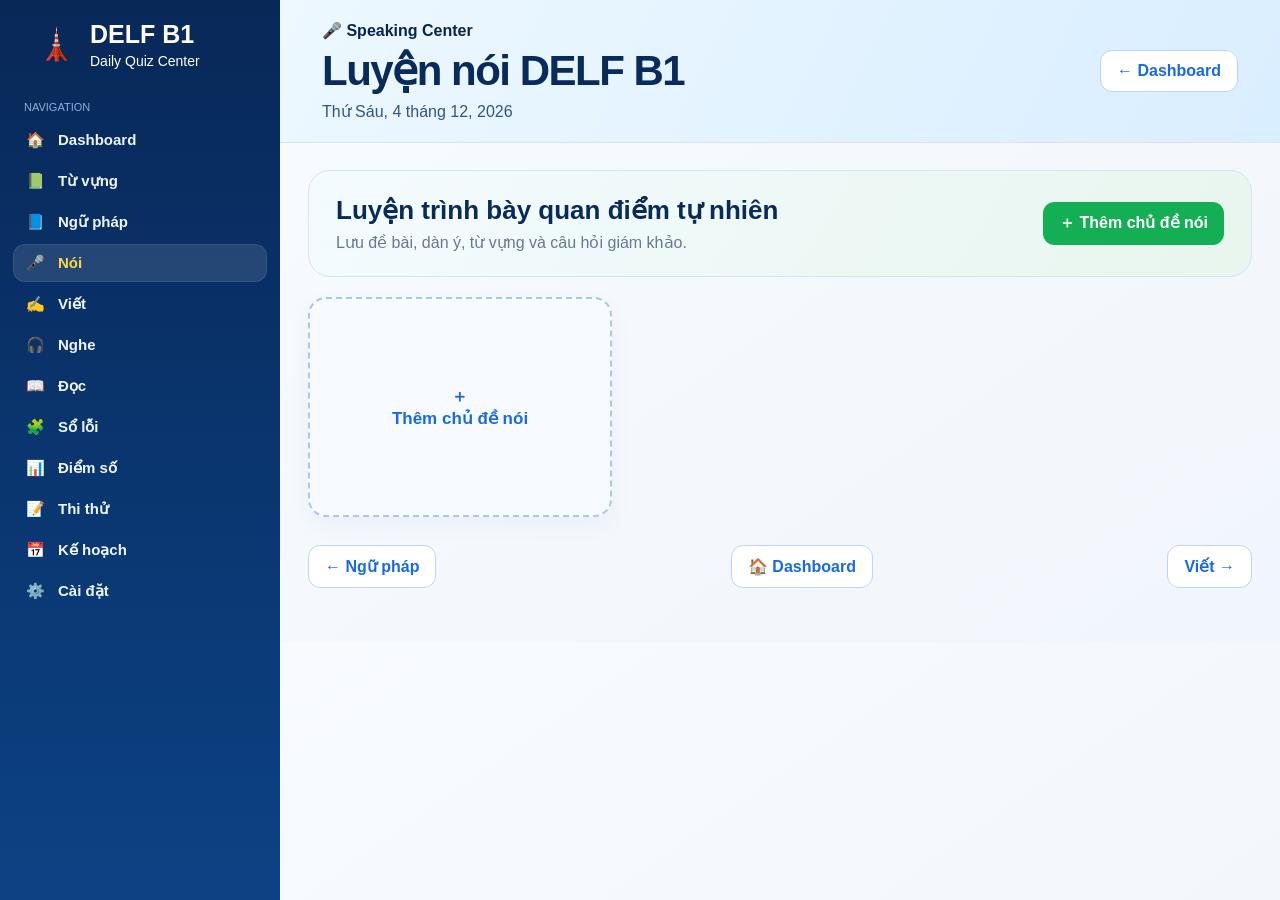
<file: speaking.html>
<!doctype html><html lang="vi"><head><meta charset="UTF-8"><meta name="viewport" content="width=device-width,initial-scale=1"><title>Luyện nói • DELF B1</title><link rel="stylesheet" href="style.css"></head><body data-practice="speaking">
<aside class="sidebar" id="sidebar"><div class="brand"><span>🗼</span><div><b>DELF B1</b><small>Daily Quiz Center</small></div></div><nav><a href="index.html">🏠 <span>Dashboard</span></a><a href="vocabulary.html">📗 <span>Từ vựng</span></a><a href="grammar.html">📘 <span>Ngữ pháp</span></a><a class="active" href="speaking.html">🎤 <span>Nói</span></a><a href="writing.html">✍️ <span>Viết</span></a><a href="listening.html">🎧 <span>Nghe</span></a><a href="reading.html">📖 <span>Đọc</span></a><a href="errors.html">🧩 <span>Sổ lỗi</span></a><a href="scores.html">📊 <span>Điểm số</span></a><a href="mock-exam.html">📝 <span>Thi thử</span></a><a href="planner.html">📅 <span>Kế hoạch</span></a><a href="settings.html">⚙️ <span>Cài đặt</span></a></nav></aside>
<main><header><button id="menuBtn" class="menu">☰</button><div><p class="hello">🎤 Speaking Center</p><h1>Luyện nói DELF B1</h1><p id="pageDate"></p></div><a class="back-link" href="index.html">← Dashboard</a></header><section class="page-hero"><div><h2>Luyện trình bày quan điểm tự nhiên</h2><p>Lưu đề bài, dàn ý, từ vựng và câu hỏi giám khảo.</p></div><button id="addPractice" class="primary">＋ Thêm chủ đề nói</button></section><section id="practiceCards" class="library-grid"></section><article id="practiceDetail" class="detail-panel" hidden></article><footer class="page-nav"><a href="grammar.html">← Ngữ pháp</a><a href="index.html">🏠 Dashboard</a><a href="writing.html">Viết →</a></footer></main>
<dialog id="practiceDialog" class="editor-dialog"><form id="practiceForm"><button type="button" class="close" data-close>×</button><h2>Thêm hoặc sửa chủ đề nói</h2><input id="practiceId" type="hidden"><div class="form-grid"><label>Chủ đề<input id="practiceTitle" required></label><label>Ngày luyện<input id="practiceDate" type="date"></label><label>Thời gian chuẩn bị<input id="practicePrepare" placeholder="10 phút"></label><label>Thời gian trình bày<input id="practiceDuration" placeholder="3 phút"></label><label class="wide">Đề bài<textarea id="practicePrompt" rows="5"></textarea></label><label>Dàn ý<textarea id="practiceOutline" rows="6"></textarea></label><label>Từ vựng gợi ý<textarea id="practiceVocab" rows="6"></textarea></label><label class="wide">Câu hỏi giám khảo<textarea id="practiceQuestions" rows="5"></textarea></label><label class="wide">Google Docs / tài liệu<input id="practiceLink" type="url"></label></div><button class="primary">Lưu chủ đề</button></form></dialog><div id="toast"></div><script src="common.js"></script><script src="storage.js"></script><script src="practice.js"></script></body></html>
</file>
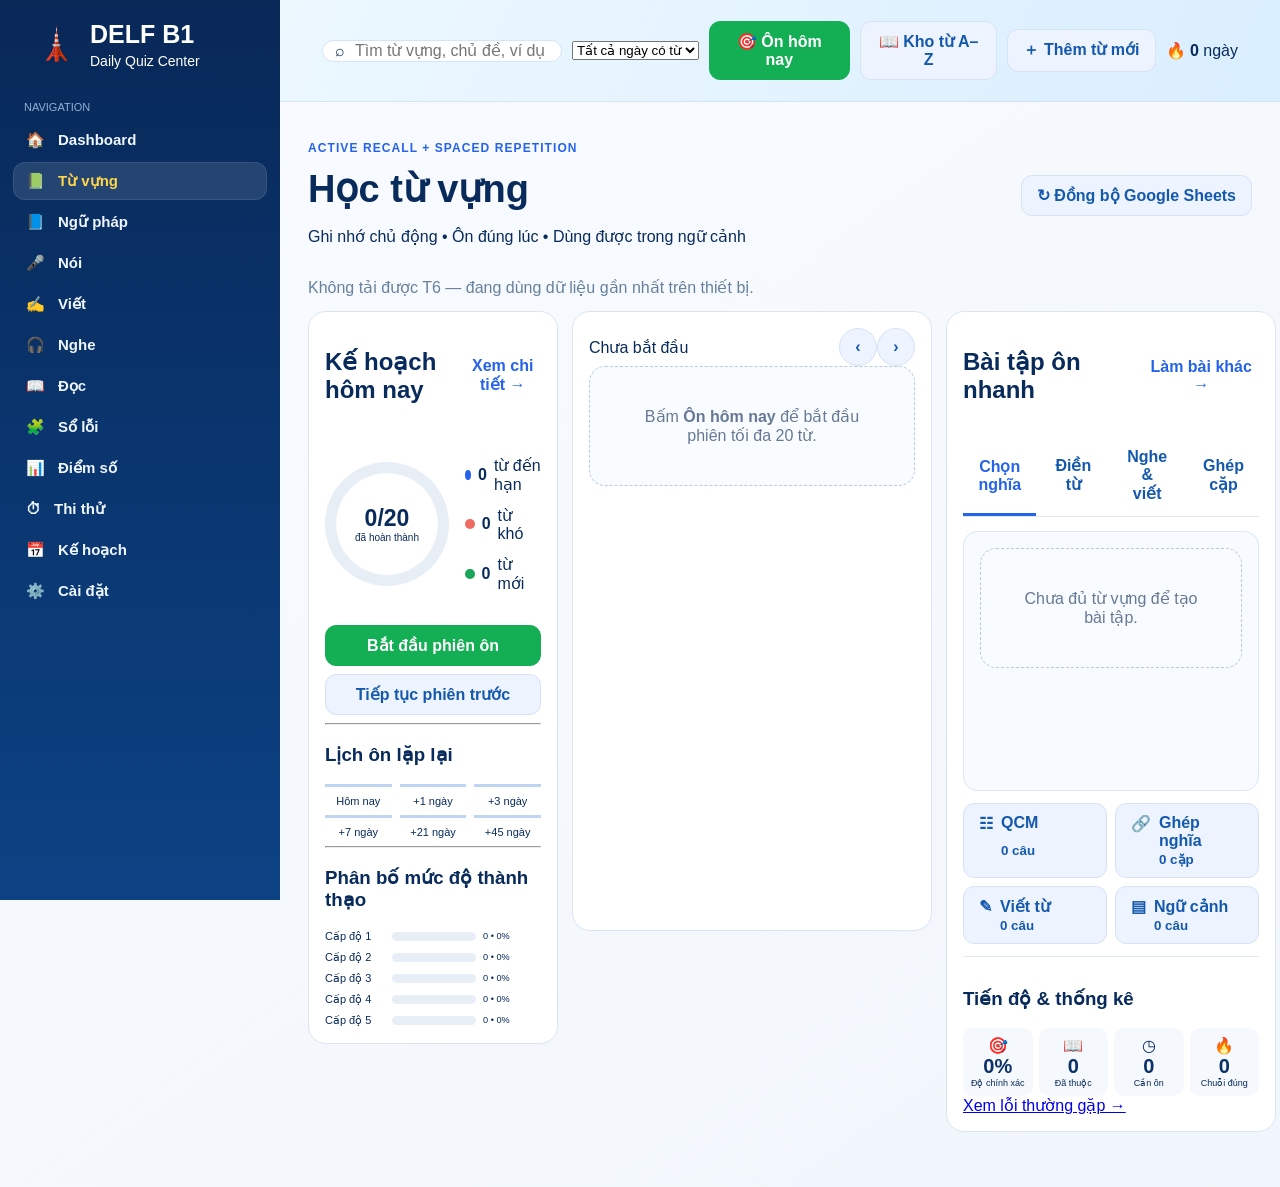
<file: vocabulary.html>
<!doctype html><html lang="vi"><head><meta charset="UTF-8"><meta name="viewport" content="width=device-width,initial-scale=1"><meta name="theme-color" content="#0b3268"><title>Học từ vựng • DELF B1</title><link rel="stylesheet" href="style.css"></head><body class="vocabulary-page">
<aside class="sidebar" id="sidebar"><div class="brand"><span>🗼</span><div><b>DELF B1</b><small>Daily Quiz Center</small></div></div><nav aria-label="Điều hướng chính"><a href="index.html">🏠 <span>Dashboard</span></a><a class="active" href="vocabulary.html" aria-current="page">📗 <span>Từ vựng</span></a><a href="grammar.html">📘 <span>Ngữ pháp</span></a><a href="speaking.html">🎤 <span>Nói</span></a><a href="writing.html">✍️ <span>Viết</span></a><a href="listening.html">🎧 <span>Nghe</span></a><a href="reading.html">📖 <span>Đọc</span></a><a href="errors.html">🧩 <span>Sổ lỗi</span></a><a href="scores.html">📊 <span>Điểm số</span></a><a href="mock-exam.html">⏱ <span>Thi thử</span></a><a href="planner.html">📅 <span>Kế hoạch</span></a><a href="settings.html">⚙️ <span>Cài đặt</span></a></nav></aside>
<main><header class="vocab-topbar"><button id="menuBtn" class="menu" aria-label="Mở menu">☰</button><label class="vocab-search">⌕ <input id="vocabSearch" placeholder="Tìm từ vựng, chủ đề, ví dụ…"></label><select id="vocabDate" aria-label="Chọn ngày học"><option value="">Tất cả ngày có từ</option></select><button id="reviewToday" class="primary">🎯 Ôn hôm nay</button><button id="openArchive">📖 Kho từ A–Z</button><button id="addWord">＋ Thêm từ mới</button><span class="streak-chip">🔥 <b id="studyStreak">0</b> ngày</span></header>
<section class="vocab-title"><div><p class="eyebrow">ACTIVE RECALL + SPACED REPETITION</p><h1>Học từ vựng</h1><p>Ghi nhớ chủ động • Ôn đúng lúc • Dùng được trong ngữ cảnh</p></div><button id="syncSheet">↻ Đồng bộ Google Sheets</button></section><p id="sheetStatus" class="sync-status" role="status">Đang tải kho từ T6…</p>
<section class="vocab-learning-grid">
  <aside class="study-plan-card"><div class="panel-heading"><h2>Kế hoạch hôm nay</h2><button id="planDetails">Xem chi tiết →</button></div><div class="review-progress"><div class="progress-ring" id="reviewRing"><strong id="reviewProgress">0/20</strong><small>đã hoàn thành</small></div><ul><li><i class="blue-dot"></i><b id="dueCount">0</b> từ đến hạn</li><li><i class="coral-dot"></i><b id="hardCount">0</b> từ khó</li><li><i class="green-dot"></i><b id="newCount">0</b> từ mới</li></ul></div><div class="review-actions"><button id="startSession" class="primary">Bắt đầu phiên ôn</button><button id="continueSession">Tiếp tục phiên trước</button></div><hr><h3>Lịch ôn lặp lại</h3><div class="spaced-timeline"><span>Hôm nay</span><span>+1 ngày</span><span>+3 ngày</span><span>+7 ngày</span><span>+21 ngày</span><span>+45 ngày</span></div><hr><h3>Phân bố mức độ thành thạo</h3><div id="masteryChart" class="mastery-chart"></div>
  </aside>
  <section class="main-flashcard"><div class="flashcard-counter"><span id="cardCounter">Chưa bắt đầu</span><div><button id="previousCard" aria-label="Từ trước">‹</button><button id="nextCard" aria-label="Từ tiếp theo">›</button></div></div><div id="flashcardEmpty" class="empty-state">Bấm <b>Ôn hôm nay</b> để bắt đầu phiên tối đa 20 từ.</div><article id="vocabFlashcard" hidden><div class="word-line"><div><h2 id="flashWord"></h2><p><span id="flashPronunciation"></span> <button id="speakWord" aria-label="Phát âm từ">🔊</button></p><span id="flashPart" class="word-type"></span></div><button id="toggleFavorite" class="favorite-button" aria-label="Đánh dấu yêu thích">☆</button></div><div id="flashAnswer" hidden><h3 id="flashMeaning"></h3><div class="example-box"><b>Ví dụ</b><p id="flashExample"></p><p id="flashTranslation"></p><button id="speakExample">🔊 Phát âm ví dụ</button></div><div id="flashTags" class="tag-list"></div></div><div class="flashcard-actions"><button id="revealAnswer" class="primary">Hiện nghĩa</button><button id="openWordNote">📝 Thêm ghi chú</button><button id="markDifficult">⚑ Đánh dấu từ khó</button><button id="wordToError">🧩 Sổ lỗi</button></div><div id="masteryButtons" class="mastery-buttons advanced" hidden><button data-level="1">1<small>Chưa nhớ</small></button><button data-level="2">2<small>Hơi nhớ</small></button><button data-level="3">3<small>Đang thuộc</small></button><button data-level="4">4<small>Gần thuộc</small></button><button data-level="5">5<small>Đã thuộc</small></button></div><button id="undoReview" class="undo-button" disabled>↶ Hoàn tác</button></article></section>
  <aside class="quick-exercises"><div class="panel-heading"><h2>Bài tập ôn nhanh</h2><button id="newExercise">Làm bài khác →</button></div><div class="exercise-tabs" role="tablist"><button class="active" data-exercise="mcq">Chọn nghĩa</button><button data-exercise="fill">Điền từ</button><button data-exercise="dictation">Nghe & viết</button><button data-exercise="match">Ghép cặp</button></div><div id="exerciseArea" class="exercise-area"></div><div class="exercise-shortcuts"><button data-open-exercise="mcq">☷ <b>QCM</b><small id="mcqCount">0 câu</small></button><button data-open-exercise="match">🔗 <b>Ghép nghĩa</b><small id="matchCount">0 cặp</small></button><button data-open-exercise="dictation">✎ <b>Viết từ</b><small id="writeCount">0 câu</small></button><button data-open-exercise="fill">▤ <b>Ngữ cảnh</b><small id="contextCount">0 câu</small></button></div><section class="vocab-stats"><h3>Tiến độ & thống kê</h3><div><span>🎯<b id="accuracyStat">0%</b><small>Độ chính xác</small></span><span>📖<b id="masteredStat">0</b><small>Đã thuộc</small></span><span>◷<b id="reviewStat">0</b><small>Cần ôn</small></span><span>🔥<b id="streakStat">0</b><small>Chuỗi đúng</small></span></div><a href="errors.html">Xem lỗi thường gặp →</a></section></aside>
</section></main>
<dialog id="archiveDialog" class="editor-dialog wide-dialog"><button class="close" data-close="archiveDialog" aria-label="Đóng">×</button><h2>Kho từ vựng A–Z</h2><div class="archive-filters"><input id="archiveSearch" placeholder="Tìm trong kho"><select id="archiveMastery"><option value="">Mọi mức độ</option><option value="0">Từ mới</option><option value="1">Mức 1</option><option value="2">Mức 2</option><option value="3">Mức 3</option><option value="4">Mức 4</option><option value="5">Mức 5</option></select><label><input id="archiveDifficult" type="checkbox"> Chỉ từ khó</label><label><input id="archiveDue" type="checkbox"> Đến hạn</label></div><b id="archiveCount"></b><div id="archiveList" class="archive-list"></div></dialog>
<dialog id="wordDialog" class="editor-dialog"><form id="wordForm"><button type="button" class="close" data-close="wordDialog" aria-label="Đóng">×</button><h2>Thêm hoặc sửa từ</h2><input id="wordId" type="hidden"><div class="form-grid"><label>Từ tiếng Pháp<input id="wordText" required></label><label>Phiên âm<input id="wordPronunciation"></label><label>Loại từ<input id="wordPart"></label><label>Nghĩa tiếng Việt<input id="wordMeaning" required></label><label class="wide">Ví dụ<textarea id="wordExample"></textarea></label><label class="wide">Dịch ví dụ<textarea id="wordTranslation"></textarea></label><label>Chủ đề<input id="wordTopic"></label><label>Trình độ<select id="wordLevel"><option>A2</option><option selected>B1</option><option>B2</option></select></label><label>Ngày học<input id="wordDate" type="date"></label><label class="wide">Ghi chú<textarea id="wordNotes"></textarea></label></div><button class="primary">Lưu từ</button></form></dialog>
<dialog id="noteDialog" class="editor-dialog"><form id="wordNoteForm"><button type="button" class="close" data-close="noteDialog" aria-label="Đóng">×</button><h2>Ghi chú từ vựng</h2><textarea id="wordNoteText" rows="10" placeholder="Mẹo nhớ, đồng nghĩa, trái nghĩa, cụm từ và câu ví dụ của bạn…"></textarea><p id="wordNoteState">Tự động lưu khi bấm Lưu</p><button class="primary">Lưu ghi chú</button></form></dialog>
<dialog id="sessionDialog" class="editor-dialog"><button class="close" data-close="sessionDialog" aria-label="Đóng">×</button><h2>🎉 Tổng kết phiên học</h2><div id="sessionSummary" class="session-summary"></div><div class="dialog-actions"><button id="reviewMistakes">Ôn lại từ sai</button><button id="practiceAfterSession" class="primary">Bắt đầu bài tập</button><a href="index.html">Quay về Dashboard</a></div></dialog><div id="toast" role="status"></div><script src="common.js"></script><script src="storage.js"></script><script src="vocabulary.js"></script></body></html>
</file>
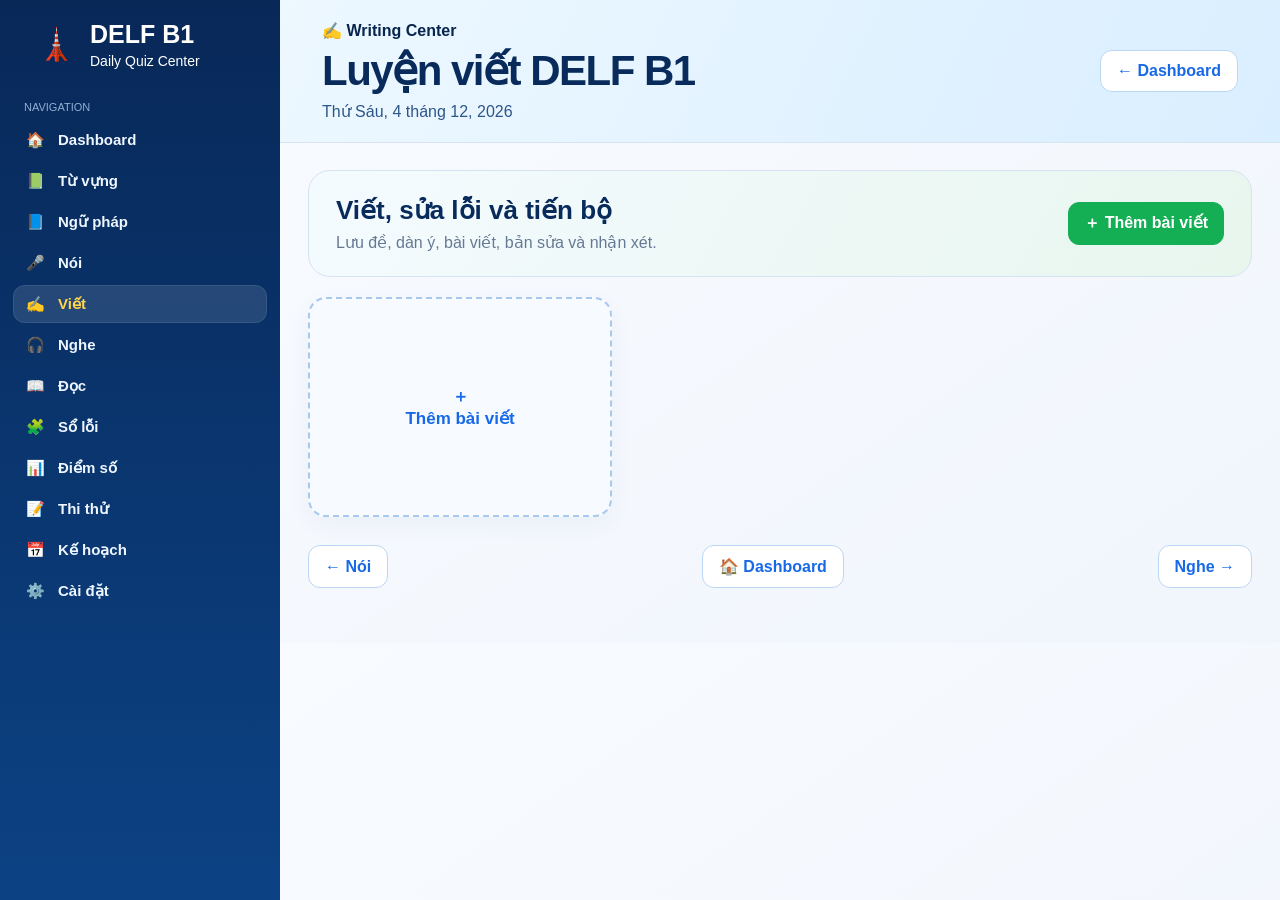
<file: writing.html>
<!doctype html><html lang="vi"><head><meta charset="UTF-8"><meta name="viewport" content="width=device-width,initial-scale=1"><title>Luyện viết • DELF B1</title><link rel="stylesheet" href="style.css"></head><body data-practice="writing">
<aside class="sidebar" id="sidebar"><div class="brand"><span>🗼</span><div><b>DELF B1</b><small>Daily Quiz Center</small></div></div><nav><a href="index.html">🏠 <span>Dashboard</span></a><a href="vocabulary.html">📗 <span>Từ vựng</span></a><a href="grammar.html">📘 <span>Ngữ pháp</span></a><a href="speaking.html">🎤 <span>Nói</span></a><a class="active" href="writing.html">✍️ <span>Viết</span></a><a href="listening.html">🎧 <span>Nghe</span></a><a href="reading.html">📖 <span>Đọc</span></a><a href="errors.html">🧩 <span>Sổ lỗi</span></a><a href="scores.html">📊 <span>Điểm số</span></a><a href="mock-exam.html">📝 <span>Thi thử</span></a><a href="planner.html">📅 <span>Kế hoạch</span></a><a href="settings.html">⚙️ <span>Cài đặt</span></a></nav></aside>
<main><header><button id="menuBtn" class="menu">☰</button><div><p class="hello">✍️ Writing Center</p><h1>Luyện viết DELF B1</h1><p id="pageDate"></p></div><a class="back-link" href="index.html">← Dashboard</a></header><section class="page-hero"><div><h2>Viết, sửa lỗi và tiến bộ</h2><p>Lưu đề, dàn ý, bài viết, bản sửa và nhận xét.</p></div><button id="addPractice" class="primary">＋ Thêm bài viết</button></section><section id="practiceCards" class="library-grid"></section><article id="practiceDetail" class="detail-panel" hidden></article><footer class="page-nav"><a href="speaking.html">← Nói</a><a href="index.html">🏠 Dashboard</a><a href="listening.html">Nghe →</a></footer></main>
<dialog id="practiceDialog" class="editor-dialog"><form id="practiceForm"><button type="button" class="close" data-close>×</button><h2>Thêm hoặc sửa bài viết</h2><input id="practiceId" type="hidden"><div class="form-grid"><label>Tên đề<input id="practiceTitle" required></label><label>Ngày viết<input id="practiceDate" type="date"></label><label>Loại văn bản<input id="practicePrepare" placeholder="Email, article, essai…"></label><label>Số từ yêu cầu<input id="practiceDuration" placeholder="160–180 từ"></label><label class="wide">Đề bài<textarea id="practicePrompt" rows="5"></textarea></label><label>Dàn ý<textarea id="practiceOutline" rows="6"></textarea></label><label>Từ vựng và cấu trúc<textarea id="practiceVocab" rows="6"></textarea></label><label class="wide">Bài viết<textarea id="practiceQuestions" rows="10"></textarea><small id="writingWordCount">0 từ</small></label><label>Bản sửa lỗi / nhận xét<textarea id="practiceCorrection" rows="7"></textarea></label><label>Điểm số<input id="practiceScore"></label><label class="wide">Google Docs / tài liệu<input id="practiceLink" type="url"></label></div><button class="primary">Lưu bài viết</button></form></dialog><div id="toast"></div><script src="common.js"></script><script src="storage.js"></script><script src="practice.js"></script></body></html>
</file>
<file: style.css>
:root{--navy:#0b336c;--navy2:#082858;--blue:#1769e8;--green:#14ae55;--line:#d6e3f3;--muted:#667994;--bg:#f4f8fd;--white:#fff}
*{box-sizing:border-box}
html{scroll-behavior:smooth}
body{margin:0;background:linear-gradient(145deg,#f9fbff,#f1f6fc);color:#082b5c;font-family:Inter,"Segoe UI",Arial,sans-serif}
button,input{font:inherit}
button{border:1px solid var(--line);background:#edf4ff;color:#1459ad;padding:10px 15px;border-radius:11px;font-weight:750;cursor:pointer}
button:hover{filter:brightness(.97)}
button.success{border:0;background:var(--green);color:#fff}

.sidebar{position:fixed;inset:0 auto 0 0;width:280px;padding:20px 13px 16px;background:linear-gradient(180deg,var(--navy2),#0c4284);color:#fff;display:flex;flex-direction:column;z-index:20;overflow-y:auto}
.brand{display:flex;gap:14px;align-items:center;padding:0 24px 27px}
.brand>span{font-size:31px}.brand b{display:block;font-size:25px}.brand small{display:block;margin-top:4px;font-size:14px;color:#fff}
nav{display:grid;gap:3px}nav:before{content:"NAVIGATION";padding:5px 11px;color:#91afd4;font-size:11px}
nav a{display:flex;gap:13px;padding:10px 13px;border-radius:12px;color:#eef6ff;text-decoration:none;font-size:15px;font-weight:700}
nav a:hover,nav a.active{background:#ffffff1c;color:#ffd64a;box-shadow:inset 0 0 0 1px #ffffff16}
blockquote{margin:auto 6px 0;padding:18px;background:#ffffff14;border:1px solid #ffffff24;border-radius:16px;color:#dbeaff;font:italic 15px/1.6 Georgia}
blockquote small{display:block;margin-top:9px;font:12px Arial;color:#a9c4e7}

main{margin-left:280px;padding:0 28px 55px;max-width:1900px}
header{display:flex;align-items:center;justify-content:space-between;margin:0 -28px 27px;padding:21px 42px;background:linear-gradient(115deg,#edf8ff,#d9eeff);border-bottom:1px solid var(--line)}
header h1{margin:6px 0 7px;font-size:42px;letter-spacing:-1.5px}header p{margin:0;color:#2d5688}.hello{font-weight:800;color:#08254e!important}
.avatar{width:48px;height:48px;border-radius:50%;display:grid;place-items:center;background:#fff;color:var(--blue);font-weight:850;box-shadow:0 8px 20px #2b68a324}.menu{display:none}

.dashboard-banner{display:grid;grid-template-columns:1fr 430px;gap:18px;align-items:center;min-height:170px;padding:26px 28px;border:1px solid var(--line);border-radius:25px;background:linear-gradient(120deg,#f9fdff,#e1f1ff);box-shadow:0 13px 30px #1f4a840c}
.dashboard-banner small{color:var(--muted)}.dashboard-banner>div h2{margin:13px 0 7px;font-size:37px}.dashboard-banner>div p{margin:0;color:var(--muted)}
.sheet-card{display:grid;grid-template-columns:auto 1fr auto;gap:12px;align-items:center;padding:15px;background:#fff;border:1px solid var(--line);border-radius:17px}
.sheet-icon{width:47px;height:47px;border-radius:13px;background:#dff8e8;color:#0f9850;display:grid;place-items:center;font-size:25px}.sheet-card h2{font-size:16px;margin:0}.sheet-card p{font-size:12px;color:var(--muted);margin:4px 0}.sheet-card button{background:#dcf7e6;color:#138a4d}.sheet-card input{grid-column:1/-1;width:100%;padding:8px;border:1px solid var(--line);border-radius:9px;font-size:12px}

.card,.block{background:#fff;border:1px solid var(--line);border-radius:22px;box-shadow:0 10px 28px #1f4a840d}
.block{margin-top:18px;padding:21px}
.heading{display:flex;justify-content:space-between;align-items:center;margin-bottom:19px}.heading>div{display:flex;align-items:center;gap:12px}.heading h2{margin:0;font-size:20px}.heading p{margin:0;color:var(--muted);font-size:13px}.section-number{display:grid;place-items:center;width:36px;height:32px;border-radius:9px;background:#14c65c;color:#fff;font-weight:850}
.date-tools{display:flex;align-items:center;gap:9px}.date-tools label{font-size:13px;color:var(--muted)}.date-tools input{margin-left:5px;padding:9px;border:1px solid var(--line);border-radius:9px}.date-tools button{background:var(--green);color:#fff;border:0}
.vocab-grid{display:grid;grid-template-columns:repeat(4,minmax(0,1fr));gap:17px}.word{position:relative;min-height:250px;padding:23px;border:1px solid;border-radius:17px}.word.violet{border-color:#dcb9ff;background:#fdfaff;color:#7b22c9}.word.orange{border-color:#ffd0a3;background:#fffaf5;color:#c94d19}.word.blue{border-color:#a9d1ff;background:#f7fbff;color:#1569c6}.word.green{border-color:#a8eac8;background:#f7fff9;color:#087d45}.word h3{font-size:21px;margin:0 39px 13px 0}.word b{font-size:15px;line-height:1.4;color:#0a2348}.word hr{border:0;border-top:1px solid;opacity:.18;margin:25px 0 14px}.word p{font-size:13px;line-height:1.5;color:#596f8d}.word .audio,.word .learned{position:absolute;width:39px;height:39px;padding:0;border:0;border-radius:50%;right:13px}.word .audio{top:12px}.word .learned{bottom:12px}.word .learned.yes{background:#2fb974;color:#fff}.empty-state{grid-column:1/-1;text-align:center;padding:40px;background:#f8fbff;border:1px dashed #b8cbe3;border-radius:16px;color:var(--muted)}

.grammar-grid{display:grid;grid-template-columns:repeat(3,1fr);gap:13px}.grammar{display:flex;align-items:center;gap:12px;padding:14px;background:#fff;border:1px solid var(--line);border-radius:16px}.grammar .symbol{font-size:24px;width:43px;height:43px;border-radius:12px;background:#efe5ff;display:grid;place-items:center}.grammar .copy{flex:1}.grammar h3{font-size:15px;margin:0}.grammar p{font-size:12px;color:var(--muted);margin:4px 0 8px}.mini{height:7px;background:#e7edf5;border-radius:7px}.mini span{display:block;height:100%;background:#8c52df;border-radius:7px}.bottom-grid{display:grid;grid-template-columns:1.35fr .85fr;gap:14px;margin-top:16px}.bottom-grid>.card{padding:18px}.title{display:flex;align-items:center;gap:11px}.title i{width:42px;height:42px;border-radius:13px;display:grid;place-items:center;background:#e5f4ff;color:var(--blue);font-style:normal;font-size:24px}.title h2{font-size:18px;margin:0}.title p{font-size:13px;color:var(--muted);margin:3px 0}.title>b{margin-left:auto;color:var(--blue)}.skills{display:grid;grid-template-columns:repeat(4,1fr);gap:10px;margin-top:15px}.skill{padding:12px;background:#f8fbff;border-radius:13px}.skill .row{display:flex;gap:4px;font-size:13px}.skill .row strong{margin-left:auto}.skill small{color:var(--muted)}.progress{height:8px;border-radius:8px;background:#e7edf5;overflow:hidden}.progress span{display:block;height:100%;width:0;background:#32b873;transition:.3s}.task-head{display:flex;justify-content:space-between;align-items:center}.task-head h2{font-size:18px}.task-head b{font-size:12px;color:var(--muted)}#taskList{display:grid;gap:10px;margin-top:14px}#taskList label{font-size:13px;display:flex;gap:9px}.done{text-decoration:line-through;color:#8794a7}

.floating-study{position:fixed;right:28px;bottom:25px;z-index:40;display:flex;flex-direction:column;align-items:flex-end;gap:12px}.timer-launcher{width:126px;height:126px;border-radius:50%;padding:13px;border:7px solid #fff;background:conic-gradient(var(--green) var(--timer-progress,0deg),#dce8f4 0);color:#092d61;box-shadow:0 14px 36px #082d6042;display:flex;flex-direction:column;align-items:center;justify-content:center;position:relative;overflow:hidden}.timer-launcher:before{content:"";position:absolute;inset:8px;border-radius:50%;background:#fff}.timer-launcher>*{position:relative;z-index:1}.timer-launcher span{font-size:10px;color:#11844a;font-weight:900}.timer-launcher strong{font-size:20px;margin:5px 0}.timer-launcher small{font-size:9px;color:var(--muted)}
.timer-popover{position:relative;width:min(420px,calc(100vw - 32px));padding:20px;background:#fff;border:1px solid #ffc9bd;border-radius:22px;box-shadow:0 20px 55px #0a2b5840}.timer-popover[hidden]{display:none}.timer-close{position:absolute;right:10px;top:8px;border:0;background:transparent;font-size:22px;color:#6e7e92}.timer-mode{display:flex;gap:8px;margin:15px 0 9px}.timer-mode button{flex:1;font-size:12px;background:#f5f8fc;color:#637590}.timer-mode button.selected{background:#e5f1ff;color:#1769db;border-color:#92bff2}.countdown-setting{display:flex;align-items:center;justify-content:center;gap:9px;margin:8px 0 13px}.countdown-setting label{font-size:13px;color:var(--muted)}.countdown-setting input{width:72px;padding:7px;border:1px solid var(--line);border-radius:8px}.actions{display:flex;gap:8px;margin-top:14px}.actions button{flex:1;font-size:12px;padding:9px}

dialog{border:0;border-radius:18px;padding:25px;width:min(460px,90vw);box-shadow:0 25px 80px #0d254540}dialog::backdrop{background:#07193666}.close{position:absolute;right:14px;top:12px;border:0;background:transparent;font-size:24px}dialog label{display:grid;gap:5px;margin:11px 0;font-weight:650}dialog input{padding:11px;border:1px solid var(--line);border-radius:10px}.answers{display:grid;gap:8px;margin:12px 0}.answers button{text-align:left}.answers .selected{border-color:var(--blue);background:#e8f2ff}#quizResult.correct{color:#149452}#quizResult.wrong{color:#d73a50}#toast{position:fixed;right:20px;top:20px;padding:12px 18px;background:#071f44;color:#fff;border-radius:11px;opacity:0;transform:translateY(-10px);transition:.2s;pointer-events:none;z-index:60}#toast.show{opacity:1;transform:none}

@media(max-width:1200px){.dashboard-banner{grid-template-columns:1fr}.vocab-grid{grid-template-columns:repeat(2,1fr)}.grammar-grid,.bottom-grid{grid-template-columns:1fr}}
@media(max-width:760px){.sidebar{transform:translateX(-110%);transition:.25s}.sidebar.open{transform:none}.menu{display:block}main{margin:0;padding:0 15px 45px}header{margin:0 -15px 18px;padding:15px}header h1{font-size:29px}.dashboard-banner{padding:20px}.dashboard-banner>div h2{font-size:28px}.vocab-grid,.skills{grid-template-columns:1fr}.heading{align-items:flex-start;gap:12px}.heading>div{align-items:flex-start;flex-wrap:wrap}.heading p{display:none}.date-tools{flex-direction:column;align-items:flex-end}.word{min-height:220px}.floating-study{right:14px;bottom:14px}.timer-launcher{width:105px;height:105px;border-width:5px}.timer-launcher strong{font-size:16px}.sheet-card{grid-template-columns:auto 1fr}.sheet-card button{grid-column:1/-1}.actions{flex-wrap:wrap}.actions button{min-width:100px}}

/* Multi-page learning centers */
.back-link,.page-nav a,.download-link{display:inline-flex;align-items:center;justify-content:center;text-decoration:none;font-weight:800;color:#1769e8;background:#fff;border:1px solid #bcd6f5;border-radius:12px;padding:11px 16px}.page-hero{display:flex;align-items:center;justify-content:space-between;gap:18px;padding:24px 27px;margin-bottom:20px;background:linear-gradient(120deg,#f4fbff,#e8f6ee);border:1px solid var(--line);border-radius:22px}.page-hero h2{margin:0 0 7px;font-size:26px}.page-hero p{margin:0;color:var(--muted)}.toolbar{display:flex;gap:9px;align-items:center;flex-wrap:wrap}.toolbar label{font-size:13px;color:var(--muted)}.toolbar input{padding:9px;border:1px solid var(--line);border-radius:9px}.primary{background:var(--green)!important;color:#fff!important;border-color:var(--green)!important}.button-label{display:inline-flex;align-items:center;padding:10px 15px;border:1px solid var(--line);border-radius:11px;background:#edf4ff;color:#1459ad;font-weight:750;cursor:pointer}.library-grid{display:grid;grid-template-columns:repeat(3,minmax(0,1fr));gap:16px}.library-card,.add-card{position:relative;min-height:220px;padding:22px;background:#fff;border:1px solid var(--line);border-radius:18px;box-shadow:0 8px 24px #1c47770c;text-align:left}.library-card h3{font-size:19px;margin:16px 0 8px}.library-card p{color:var(--muted);line-height:1.45;display:-webkit-box;-webkit-line-clamp:3;-webkit-box-orient:vertical;overflow:hidden}.library-card small{display:block;color:#58708e;margin:12px 0}.number-badge{display:inline-grid;place-items:center;min-width:38px;height:32px;padding:0 9px;border-radius:9px;background:#15bc5b;color:#fff;font-weight:900}.card-actions{display:flex;gap:7px;flex-wrap:wrap;margin-top:15px}.card-actions button:first-child{background:#1769e8;color:#fff;border-color:#1769e8}.card-actions button{font-size:12px;padding:8px 10px}.state{display:inline-block;padding:5px 9px;border-radius:20px;background:#f0f4f9;color:#667994;font-size:12px;font-weight:750}.done-state{background:#dcf8e7;color:#0b8845}.add-card{white-space:pre-line;text-align:center;display:grid;place-items:center;border:2px dashed #a8c8ee;background:#f7fbff;color:#1769e8;font-size:17px}
.detail-panel{position:relative;margin-top:20px;padding:28px;background:#fff;border:1px solid var(--line);border-radius:22px;box-shadow:0 12px 35px #153c6c12}.detail-panel h2{font-size:28px;margin:0 45px 8px 0}.detail-close{position:absolute;right:15px;top:15px;border:0;background:#f0f4f8;font-size:21px}.lead{color:var(--muted);margin-bottom:22px}.lesson-columns{display:grid;grid-template-columns:1fr 1fr;gap:13px}.lesson-box{padding:17px;background:#f8fbff;border:1px solid #e0eaf6;border-radius:15px}.lesson-box h3{margin:0 0 10px;font-size:16px}.preline{white-space:pre-wrap;line-height:1.65}.exercise-list{margin-top:15px;padding:17px;background:#fffdf7;border:1px solid #f3e2b8;border-radius:15px}.exercise-row{display:grid;grid-template-columns:auto 1fr;gap:8px 11px;padding:10px 0;border-bottom:1px solid #eee}.exercise-row small{grid-column:2;color:var(--muted)}.resource-links,.audio-tools{display:flex;align-items:center;gap:9px;flex-wrap:wrap;margin-top:17px}.resource-links input,.audio-tools select{padding:9px;border:1px solid var(--line);border-radius:9px}.page-nav{display:flex;justify-content:space-between;gap:10px;margin-top:28px}.editor-dialog{width:min(850px,94vw);max-height:90vh;overflow:auto}.editor-dialog form>h2{margin-top:0}.form-grid{display:grid;grid-template-columns:1fr 1fr;gap:13px;margin-bottom:17px}.form-grid label{display:grid;gap:6px;font-size:13px}.form-grid input,.form-grid textarea,.form-grid select,.personal-note{width:100%;padding:11px;border:1px solid var(--line);border-radius:10px;background:#fff}.form-grid .wide{grid-column:1/-1}.status-line{margin:-8px 0 15px;padding:10px 14px;border-radius:10px;background:#eef7ff;color:#42668e;font-size:13px}.article-text{padding:24px;background:#fffdf8;border:1px solid #f0e5ca;border-radius:16px;white-space:pre-wrap;line-height:2;font-size:17px}.vocab-mark{display:inline;padding:1px 3px;border:0;border-radius:5px;background:#fff0a8;color:#553c00;font-weight:800}.vocab-mark.learned{background:#d8f7e5;color:#08733d}.vocab-popup{position:fixed;z-index:70;width:310px;padding:18px;background:#fff;border:1px solid #a9c9ee;border-radius:16px;box-shadow:0 18px 50px #092d6044}.vocab-popup h3{margin:0 25px 8px 0;color:#1769e8}.vocab-popup p{color:var(--muted);line-height:1.5}.vocab-popup small{display:block;margin-bottom:10px}.vocab-popup button{margin:4px}.popup-close{position:absolute;right:8px;top:7px;border:0;background:transparent}.detail-heading{display:flex;justify-content:space-between;gap:12px}.level-badge{display:inline-block;padding:4px 8px;margin-right:8px;border-radius:7px;background:#dff8e8;color:#087d45;font-weight:800}.question-item{padding:10px;border-bottom:1px solid #eee}.question-item summary{cursor:pointer;font-weight:750}.audio-player{width:100%;margin:13px 0}.note-line{display:flex;gap:7px;align-items:center}.icon-button{padding:5px 7px}.personal-note{min-height:100px;margin-top:15px}.recorder-box button{margin-right:8px}.recorder-box audio{display:block;width:100%;margin-top:12px}.download-link{margin-top:10px}.test-card .number-badge{min-width:82px}
@media(max-width:1050px){.library-grid{grid-template-columns:1fr 1fr}}
@media(max-width:760px){.page-hero{align-items:flex-start;flex-direction:column}.library-grid,.lesson-columns,.form-grid{grid-template-columns:1fr}.form-grid .wide{grid-column:auto}.page-nav{flex-wrap:wrap}.page-nav a{flex:1;min-width:120px}.back-link{font-size:12px;padding:8px}.detail-panel{padding:20px}.article-text{padding:16px;font-size:16px}.vocab-popup{width:calc(100vw - 24px);left:12px!important}.toolbar{align-items:stretch}.toolbar>*{width:100%}}

/* Dashboard vocabulary review */
.date-tools select{margin-left:5px;padding:9px 31px 9px 10px;border:1px solid var(--line);border-radius:9px;background:#fff;color:#123d72}.date-tools .review-button{background:#8a4fe0;color:#fff;border-color:#8a4fe0}.dashboard-tasks{margin-top:18px;padding:20px}.mastery-tag{position:absolute;left:18px;bottom:16px;padding:5px 9px;border-radius:20px;background:#eef3f8;color:#536b88;font-size:11px;font-weight:800}.mastery-tag.level-5{background:#d9f7e4;color:#087a40}.mastery-tag.level-4{background:#e5f7d7;color:#467c16}.mastery-tag.level-3{background:#fff2bf;color:#795a00}.mastery-tag.level-2{background:#ffe8cf;color:#9a4d00}.mastery-tag.level-1{background:#ffe0e0;color:#a32727}.flashcard-dialog{width:min(680px,94vw);padding:24px}.flashcard-head{display:flex;align-items:center;justify-content:space-between;margin-bottom:16px}.flashcard-head small{color:var(--muted);font-weight:800}.flashcard-head h2{margin:4px 0 0}.flash-card{display:flex;width:100%;min-height:315px;padding:28px;align-items:center;justify-content:center;flex-direction:column;border:2px solid #b9d4f4;background:linear-gradient(145deg,#f9fcff,#edf6ff);color:#0b336c}.flash-card>span{font-size:34px;font-weight:900}.flash-card>small{margin-top:12px;color:var(--muted)}.flash-card.revealed{background:linear-gradient(145deg,#fbfff9,#ecf9f0);border-color:#9bdeb8}.flash-card #flashAnswer{margin-top:25px}.flash-card #flashAnswer b{font-size:22px;color:#0d8d4c}.flash-card #flashAnswer p{font-weight:500;color:#5a718e}.mastery-buttons{display:grid;grid-template-columns:repeat(5,1fr);gap:8px;margin:15px 0}.mastery-buttons button{padding:9px 4px}.mastery-buttons button small{font-size:10px}.mastery-buttons button.selected{background:#1769e8;color:#fff;border-color:#1769e8}.mastery-buttons button:nth-child(1){border-color:#efaaaa}.mastery-buttons button:nth-child(5){border-color:#8dd3a9}.flash-actions{display:flex;justify-content:space-between;gap:9px}.all-words-dialog{width:min(850px,95vw);max-height:90vh;overflow:auto}.all-words-list{display:grid;gap:8px}.all-word-row{display:grid;grid-template-columns:52px 1fr auto;align-items:center;gap:12px;padding:12px 14px;border:1px solid var(--line);border-radius:13px;background:#fafdff}.all-word-row>span{display:grid;place-items:center;width:42px;height:34px;border-radius:9px;background:#e4f1ff;color:#1769e8;font-weight:900}.all-word-row h3{margin:0 0 3px;font-size:16px}.all-word-row p{margin:0;color:#405875}.all-word-row small{color:var(--muted)}
.vocabulary-heading{position:relative;min-height:57px;padding-right:270px}.vocab-icon-tools{position:absolute;right:0;top:0;display:flex;align-items:flex-start;gap:8px}.tool-icon{width:58px;height:56px;padding:5px;border:1px solid #c8dcef;background:#f4f9ff;color:#0e4b94;display:flex;flex-direction:column;align-items:center;justify-content:center;font-size:18px;line-height:1;border-radius:13px}.tool-icon small{display:block;margin-top:5px;font-size:9px;white-space:nowrap}.tool-icon.review-button{background:#f3eaff;color:#7227bd;border-color:#dbc2f5}.date-menu{position:relative}.date-picker-panel{position:absolute;right:0;top:64px;z-index:35;width:270px;padding:14px;background:#fff;border:1px solid var(--line);border-radius:15px;box-shadow:0 18px 45px #0a2d6040}.date-picker-panel[hidden]{display:none}.date-picker-panel>div:first-child{display:flex;align-items:center;justify-content:space-between;margin-bottom:10px}.date-picker-panel>div:first-child button{padding:5px 9px}.date-options{display:grid;grid-template-columns:1fr 1fr;gap:7px;max-height:260px;overflow:auto}.date-options button{padding:9px 7px;font-size:12px}.date-options button.selected{background:#1769e8;color:#fff;border-color:#1769e8}.date-options p{grid-column:1/-1;color:var(--muted);font-size:12px}
@media(max-width:760px){.date-tools{width:100%;align-items:stretch}.date-tools label,.date-tools select,.date-tools button{width:100%;margin-left:0}.vocabulary-heading{padding-right:0;padding-top:68px}.vocab-icon-tools{top:0;left:0;right:auto}.tool-icon{width:54px;height:52px}.date-picker-panel{left:0;right:auto}.mastery-buttons{grid-template-columns:repeat(5,1fr);gap:4px}.mastery-buttons button{font-size:12px;padding:7px 2px}.mastery-buttons button small{display:none}.flash-card{min-height:260px}.flash-card>span{font-size:27px}.all-word-row{grid-template-columns:42px 1fr auto;padding:10px 8px}}

/* DELF exam system */
.exam-dashboard{display:grid;grid-template-columns:repeat(4,1fr);gap:14px;margin-top:18px}.exam-dashboard>.card{padding:17px}.exam-dashboard a{display:inline-block;margin-top:13px;color:#1769e8;text-decoration:none;font-weight:800;font-size:12px}.compact-list{display:grid;gap:6px;margin-top:12px}.compact-list span,.compact-list small{padding:7px 9px;background:#f5f9fe;border-radius:8px;font-size:12px}.dashboard-skills{display:grid;gap:7px;margin-top:12px}.dashboard-skills div{display:flex;justify-content:space-between;padding:7px 9px;background:#f6f9fd;border-radius:8px}.dashboard-skills .warning{background:#fff0e6;color:#a24609}.filter-bar{display:flex;gap:12px;align-items:center;flex-wrap:wrap;padding:14px;margin-bottom:15px;background:#fff;border:1px solid var(--line);border-radius:14px}.filter-bar select,.filter-bar input,.planner-setup input,.planner-setup select,.setting-card input,.setting-card select,.setting-card textarea{padding:10px;border:1px solid var(--line);border-radius:9px}.stats-row{display:grid;grid-template-columns:repeat(4,1fr);gap:12px;margin:14px 0}.metric-card{padding:16px;background:#fff;border:1px solid var(--line);border-radius:15px}.metric-card b{display:block;font-size:26px;color:#1769e8}.metric-card span,.metric-card small{color:var(--muted)}.metric-card.warning{border-color:#ffc49c;background:#fff8f3}.error-list{display:grid;gap:10px}.error-item{padding:16px;background:#fff;border:1px solid var(--line);border-radius:16px}.error-item.resolved{opacity:.62}.error-head{display:flex;align-items:center;gap:10px}.error-head small{margin-left:auto;color:var(--muted)}.error-copy{display:grid;gap:5px;margin:10px 0}.error-copy p{margin:0}.error-copy del{color:#bd3544}.error-copy strong{color:#078247}.readiness-panel{display:flex;gap:18px;align-items:center;padding:20px;background:linear-gradient(120deg,#eef7ff,#effcf4);border:1px solid var(--line);border-radius:20px}.readiness-ring{width:86px;height:86px;border-radius:50%;display:grid;place-items:center;background:#fff;border:9px solid #36ba70;font-size:22px;font-weight:900}.readiness-panel h2{margin:3px 0}.readiness-panel p{margin:0;color:var(--muted)}.chart-card{margin:15px 0;padding:20px;background:#fff;border:1px solid var(--line);border-radius:18px}.score-chart{height:220px;display:flex;align-items:flex-end;gap:12px;padding:15px;border-bottom:1px solid var(--line)}.score-column{height:100%;flex:1;display:flex;flex-direction:column;justify-content:flex-end;align-items:center;gap:5px}.score-column span{width:min(38px,80%);min-height:4px;background:linear-gradient(#1b7bf0,#45c177);border-radius:8px 8px 0 0}.score-column b,.score-column small{font-size:11px}.table-wrap{overflow:auto;background:#fff;border:1px solid var(--line);border-radius:16px}.table-wrap table{width:100%;border-collapse:collapse}.table-wrap th,.table-wrap td{padding:11px;border-bottom:1px solid #e8eef6;text-align:left;white-space:nowrap}.table-wrap th{background:#f1f7ff}.pass{color:#078247;font-weight:800}.fail{color:#b73340;font-weight:800}.exam-top{display:flex;justify-content:space-between;align-items:center;padding:14px;background:#0c3975;color:#fff;border-radius:15px}.exam-top strong{display:block;font-size:32px}.exam-tabs{display:flex;gap:8px;margin:15px 0}.exam-tabs:before{display:none}.exam-tabs button{flex:1}.exam-tabs button.active{background:#1769e8;color:#fff}.exam-notice{padding:10px;background:#fff2ce;color:#725300;border-radius:10px;margin:10px 0}.exam-section textarea,#examSection textarea{width:100%;padding:15px;border:1px solid var(--line);border-radius:12px}.submit-zone{display:flex;justify-content:flex-end;gap:10px;margin-top:15px}.planner-setup{padding:20px}.weekday-picker{display:flex;gap:8px;flex-wrap:wrap;margin:12px 0}.weekday-picker label{padding:8px 11px;background:#eef5fd;border-radius:9px}.plan-board{display:grid;gap:12px;margin-top:16px}.plan-day{padding:17px}.plan-day h3{margin-top:0}.plan-task{display:grid;grid-template-columns:auto 1fr auto auto auto;align-items:center;gap:9px;padding:9px;border-top:1px solid #e7edf5}.plan-task.done span{text-decoration:line-through;color:#8996a8}.plan-task button{padding:6px 8px;font-size:11px}.settings-grid{display:grid;grid-template-columns:1fr 1fr;gap:14px}.setting-card{padding:20px}.setting-card label{display:grid;gap:6px;margin:10px 0}.setting-card p,.setting-card small{color:var(--muted)}.setting-card textarea,.setting-card input,.setting-card select{width:100%}.danger-card{border-color:#ffc0c0}.danger-card button{background:#c83b4c;color:#fff}.data-summary{padding:20px;margin-top:15px}
@media(max-width:1200px){.exam-dashboard{grid-template-columns:1fr 1fr}.settings-grid{grid-template-columns:1fr}.stats-row{grid-template-columns:1fr 1fr}}
@media(max-width:760px){.exam-dashboard,.stats-row{grid-template-columns:1fr}.error-head{align-items:flex-start;flex-wrap:wrap}.error-head small{width:100%;margin-left:0}.readiness-panel{align-items:flex-start}.plan-task{grid-template-columns:auto 1fr}.plan-task small,.plan-task button{grid-column:2}.exam-top{align-items:flex-start;gap:10px;flex-direction:column}.settings-grid{grid-template-columns:1fr}}

/* Reading and vocabulary learning workspaces */
.reading-workspace{display:grid;gap:18px}.reading-breadcrumb{display:flex;align-items:center;gap:16px;color:#68809f}.reading-breadcrumb button{background:transparent;border:0;color:#2563eb;padding:0}.reading-study-head{background:linear-gradient(135deg,#fafdff,#eaf5ff);border:1px solid #d6e4f5;border-radius:20px;padding:22px 26px;display:grid;grid-template-columns:1fr auto;gap:16px;box-shadow:var(--shadow)}.reading-study-head h2{font-size:32px;margin:4px 0}.eyebrow{font-size:12px;font-weight:900;letter-spacing:.09em;color:#2563eb}.reading-head-metrics{display:flex;align-items:center;gap:12px}.reading-head-metrics>div{background:#fff;border:1px solid #dbe7f5;border-radius:14px;padding:10px 14px;display:grid}.reading-head-metrics strong{font-size:24px;color:#0b3268}.timer-mini-actions{display:flex!important;grid-template-columns:repeat(2,44px)!important;gap:6px}.reading-progress{grid-column:1/-1;display:grid;grid-template-columns:auto 1fr auto;align-items:center;gap:12px}.reading-progress div{height:9px;border-radius:99px;background:#dce8f6;overflow:hidden}.reading-progress i{display:block;height:100%;background:#2563eb;width:0}.reading-layout{display:grid;grid-template-columns:minmax(0,1.8fr) minmax(330px,1fr);gap:18px;align-items:start}.reading-article-card,.reading-notes-panel{background:#fff;border:1px solid #dae5f3;border-radius:20px;box-shadow:var(--shadow);padding:24px}.reading-notes-panel{position:sticky;top:18px;background:#fffdf7}.article-heading h2{font-size:34px;margin:0 0 12px}.article-meta,.reading-tools{display:flex;flex-wrap:wrap;align-items:center;gap:8px}.article-meta{color:#5b7190;margin-bottom:14px}.reading-tools{border-top:1px solid #e5edf7;padding-top:12px}.reading-tools button{min-width:44px}.article-text{line-height:1.82;color:#203755;white-space:pre-wrap;padding:22px 0}.reading-questions{border:1px solid #d9e7f7;border-radius:14px;overflow:hidden}.reading-questions>summary{padding:16px;font-weight:900;background:#eef6ff;cursor:pointer}.question-workspace{padding:14px;display:grid;gap:12px}.question-box{border:1px solid #e1e9f3;border-radius:12px;padding:14px}.question-answer{display:grid;gap:8px;margin:10px 0}.question-feedback{margin-top:10px;border-radius:10px;padding:10px}.question-feedback:empty{display:none}.question-feedback.correct{background:#e8faef;color:#08783d}.question-feedback.wrong{background:#fff0ee;color:#ad2a22}.question-summary{background:#f3f7fd;padding:12px;border-radius:10px;font-weight:800}.reading-bottom-nav{display:grid;grid-template-columns:1fr 1.4fr 1fr;gap:10px;margin-top:18px}.notes-title{display:flex;justify-content:space-between;gap:10px;align-items:center}.notes-title h2{margin:4px 0}.notes-title>span{font-size:12px;color:#16834c}.notes-tabs,.exercise-tabs{display:flex;gap:4px;border-bottom:1px solid #e1e8f2;margin:14px 0}.notes-tabs button,.exercise-tabs button{background:transparent;border:0;border-radius:0;border-bottom:3px solid transparent}.notes-tabs button.active,.exercise-tabs button.active{color:#2563eb;border-bottom-color:#2563eb}.note-toolbar{display:flex;gap:5px;flex-wrap:wrap}.note-editor{min-height:220px;border:1px solid #e1dcc9;border-radius:12px;margin:10px 0;padding:14px;line-height:1.7;background:repeating-linear-gradient(#fffdf7 0,#fffdf7 31px,#e9e5d8 32px)}.note-editor:empty:before{content:attr(data-placeholder);color:#8c94a3}.note-actions{display:flex;gap:7px;flex-wrap:wrap}.summary-card,.tag-card{border-radius:14px;padding:14px;margin-top:14px}.summary-card{background:#e9faf0}.summary-card textarea{width:100%;background:#fff;border-color:#cce9d8}.summary-card>div{display:flex;justify-content:space-between;align-items:center}.tag-card{background:#f5f8fc}.tag-card form{display:flex;margin-top:10px}.tag-card input{flex:1}.tag-list{display:flex;gap:7px;flex-wrap:wrap}.tag{border:0;border-radius:99px;padding:7px 10px;background:#dcecff;color:#1254a2}.tag-1{background:#def7ea;color:#087644}.tag-2{background:#fff1c9;color:#8c6100}.tag-3{background:#eee4ff;color:#6f2ac5}.tag-4{background:#ffe3e6;color:#a92940}.saved-learning-list{display:grid;gap:8px}.saved-learning-item{display:grid;grid-template-columns:1fr auto auto;gap:7px;align-items:center;border:1px solid #e1e8f2;border-radius:10px;padding:10px;white-space:pre-line}.inline-learning-form{display:grid;gap:7px;margin-bottom:10px}.popup-levels{display:grid;grid-template-columns:repeat(5,1fr);gap:5px}.popup-levels button.active{background:#2563eb;color:white}.mobile-notes-button{position:fixed;right:18px;bottom:18px;z-index:40;border-radius:50%;width:54px;height:54px;background:#2563eb;color:#fff}.reading-focus .sidebar,.reading-focus .reading-topbar,.reading-focus .reading-breadcrumb,.reading-focus .page-nav{display:none}.reading-focus main{margin-left:0;max-width:1500px}
.mobile-notes-button[hidden],[hidden]{display:none!important}
.vocab-topbar{display:grid;grid-template-columns:minmax(240px,1fr) auto auto auto auto auto;align-items:center;gap:10px}.vocab-search{display:flex;align-items:center;gap:8px;background:#fff;border:1px solid #d8e4f3;border-radius:12px;padding:0 12px}.vocab-search input{border:0;min-width:0}.streak-chip{white-space:nowrap}.vocab-title{display:flex;justify-content:space-between;gap:18px;align-items:center;margin:22px 0 6px}.vocab-title h1{font-size:38px;margin:3px 0}.sync-status{color:#66809e;margin-bottom:14px}.vocab-learning-grid{display:grid;grid-template-columns:minmax(250px,.8fr) minmax(360px,1.25fr) minmax(330px,1fr);gap:14px;align-items:start}.study-plan-card,.main-flashcard,.quick-exercises{background:#fff;border:1px solid #dae5f3;border-radius:18px;box-shadow:var(--shadow);padding:16px}.panel-heading,.flashcard-counter{display:flex;justify-content:space-between;align-items:center;gap:10px}.panel-heading button{border:0;background:transparent;color:#2563eb;padding:5px}.review-progress{display:grid;grid-template-columns:130px 1fr;align-items:center;gap:10px;margin:16px 0}.progress-ring{--progress:0deg;width:124px;aspect-ratio:1;border-radius:50%;display:grid;place-content:center;text-align:center;background:radial-gradient(circle at center,#fff 57%,transparent 59%),conic-gradient(#2563eb var(--progress),#e8eef6 0)}.progress-ring strong{font-size:23px}.progress-ring small{font-size:10px}.review-progress ul{list-style:none;padding:0;display:grid;gap:12px}.review-progress li{display:flex;align-items:center;gap:7px}.review-progress i{width:10px;height:10px;border-radius:50%}.blue-dot{background:#2563eb}.coral-dot{background:#ef6b63}.green-dot{background:#17a65a}.review-actions{display:grid;gap:8px}.spaced-timeline{display:grid;grid-template-columns:repeat(3,1fr);gap:8px}.spaced-timeline span{font-size:11px;text-align:center;border-top:3px solid #bed4f1;padding-top:8px}.mastery-chart{display:grid;gap:8px}.mastery-row{display:grid;grid-template-columns:60px 1fr 58px;gap:7px;align-items:center;font-size:11px}.mastery-row>b{height:9px;background:#e8eef5;border-radius:99px;overflow:hidden}.mastery-row i{display:block;height:100%;background:#ef6b63}.mastery-row.level-2 i{background:#f5b930}.mastery-row.level-3 i{background:#4da2f5}.mastery-row.level-4 i{background:#4ac58a}.mastery-row.level-5 i{background:#15955a}.main-flashcard{min-height:620px}.flashcard-counter button{border-radius:50%;width:38px;height:38px;padding:0}.word-line{display:flex;justify-content:space-between;gap:10px;margin-top:18px}.word-line h2{font-size:40px;margin:0;color:#092f68}.word-type{background:#eee5ff;color:#6b2bbd;border-radius:99px;padding:6px 10px}.example-box{border-top:1px solid #e1e9f3;border-bottom:1px solid #e1e9f3;padding:16px 0;margin:18px 0}.flashcard-actions{display:grid;grid-template-columns:repeat(2,1fr);gap:8px;margin-top:16px}.mastery-buttons.advanced{grid-template-columns:repeat(5,1fr);margin-top:14px}.mastery-buttons.advanced button{display:grid;gap:3px;font-size:22px}.mastery-buttons.advanced small{font-size:10px}.mastery-buttons.advanced button:nth-child(1){background:#ffe1df;color:#9f221e}.mastery-buttons.advanced button:nth-child(2){background:#fff0bf;color:#815800}.mastery-buttons.advanced button:nth-child(3){background:#dcecff;color:#174d9c}.mastery-buttons.advanced button:nth-child(4){background:#d9f5e6;color:#087343}.mastery-buttons.advanced button:nth-child(5){background:#bfeecd;color:#056b36}.undo-button{margin-top:9px;width:100%}.exercise-area{min-height:260px;border:1px solid #d9e7f7;background:#f7fbff;border-radius:14px;padding:16px;display:grid;align-content:start;gap:10px}.choice-grid{display:grid;gap:8px}.exercise-buttons{display:flex;gap:8px}.exercise-feedback{border-radius:10px;padding:10px}.exercise-feedback.correct{background:#e4f8eb;color:#08773e}.exercise-feedback.wrong{background:#ffedeb;color:#a72d25}.exercise-shortcuts{display:grid;grid-template-columns:repeat(2,1fr);gap:8px;margin:12px 0}.exercise-shortcuts button{display:grid;grid-template-columns:auto 1fr;gap:2px 8px;text-align:left}.exercise-shortcuts small{grid-column:2}.vocab-stats{border-top:1px solid #e1e9f3;padding-top:12px}.vocab-stats>div{display:grid;grid-template-columns:repeat(4,1fr);gap:6px}.vocab-stats span{display:grid;text-align:center;background:#f5f8fc;padding:8px 3px;border-radius:10px}.vocab-stats b{font-size:20px;color:#0b3268}.vocab-stats small{font-size:9px}.match-board{display:grid;grid-template-columns:1fr 1fr;gap:8px}.match-board>div{display:grid;gap:7px}.match-board button.selected{outline:3px solid #8eb8ff}.match-board button.matched{background:#d7f5e4;color:#08733f}.match-board button.wrong{background:#ffe0dd}.wide-dialog{width:min(1000px,94vw)}.archive-filters{display:flex;gap:8px;flex-wrap:wrap;margin-bottom:12px}.archive-list{display:grid;gap:7px;max-height:65vh;overflow:auto}.archive-row{display:grid;grid-template-columns:minmax(170px,1fr) minmax(150px,.7fr) auto auto auto auto;gap:8px;align-items:center;border:1px solid #e0e8f2;border-radius:12px;padding:10px;white-space:pre-line}.mastery-badge{border-radius:99px;background:#eef3f9;padding:5px 8px}.summary-metrics{display:grid;grid-template-columns:repeat(4,1fr);gap:8px}.summary-metrics span{display:grid;text-align:center;background:#eef6ff;border-radius:12px;padding:14px}.summary-metrics b{font-size:28px;color:#2563eb}
@media(max-width:1180px){.vocab-topbar{grid-template-columns:1fr repeat(3,auto)}.vocab-topbar #vocabDate,.vocab-topbar .streak-chip{display:none}.vocab-learning-grid{grid-template-columns:1fr 1.3fr}.quick-exercises{grid-column:1/-1}.reading-layout{grid-template-columns:1.4fr 1fr}}
@media(max-width:820px){.reading-study-head{grid-template-columns:1fr}.reading-layout,.vocab-learning-grid{grid-template-columns:1fr}.reading-notes-panel{position:static}.main-flashcard{order:1}.study-plan-card{order:2}.quick-exercises{order:3}.vocab-topbar{grid-template-columns:1fr auto}.vocab-topbar>:not(.vocab-search):not(#menuBtn){display:none}.archive-row{grid-template-columns:1fr auto}.archive-row small{grid-column:1}.mobile-notes-button{display:block!important}.reading-page:not(.notes-open) .reading-notes-panel{display:none}.notes-open .reading-notes-panel{display:block}.reading-layout{display:block}}
@media(max-width:560px){.reading-study-head,.reading-article-card,.reading-notes-panel{padding:15px}.reading-head-metrics{flex-wrap:wrap}.article-heading h2{font-size:27px}.reading-bottom-nav{grid-template-columns:1fr}.note-actions,.flashcard-actions{display:grid;grid-template-columns:1fr}.mastery-buttons.advanced{grid-template-columns:repeat(5,minmax(56px,1fr));overflow-x:auto}.vocab-title{align-items:flex-start;flex-direction:column}.vocab-title h1{font-size:32px}.review-progress{grid-template-columns:1fr}.progress-ring{margin:auto}.vocab-stats>div,.summary-metrics{grid-template-columns:repeat(2,1fr)}.exercise-shortcuts{grid-template-columns:1fr}.archive-filters>*{width:100%}}
@media(prefers-reduced-motion:reduce){*,*:before,*:after{scroll-behavior:auto!important;transition:none!important;animation:none!important}}
</file>
